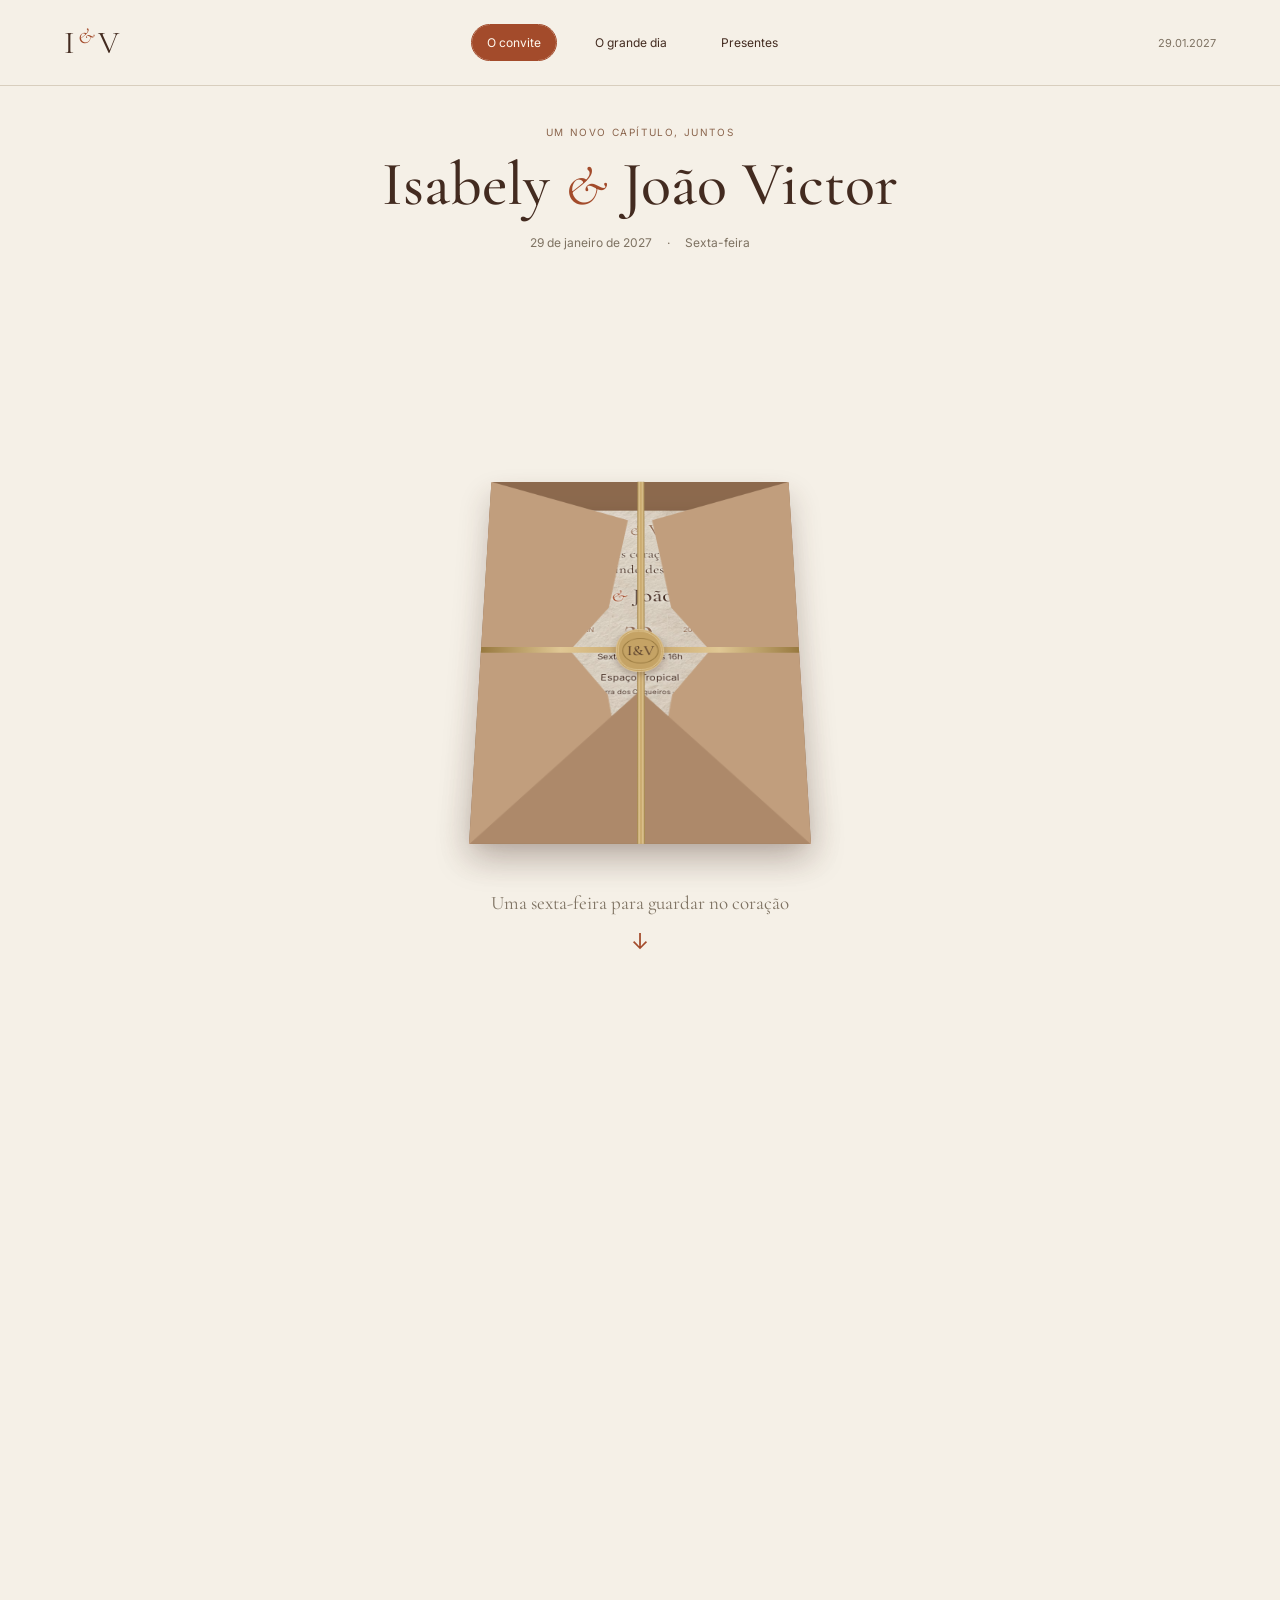
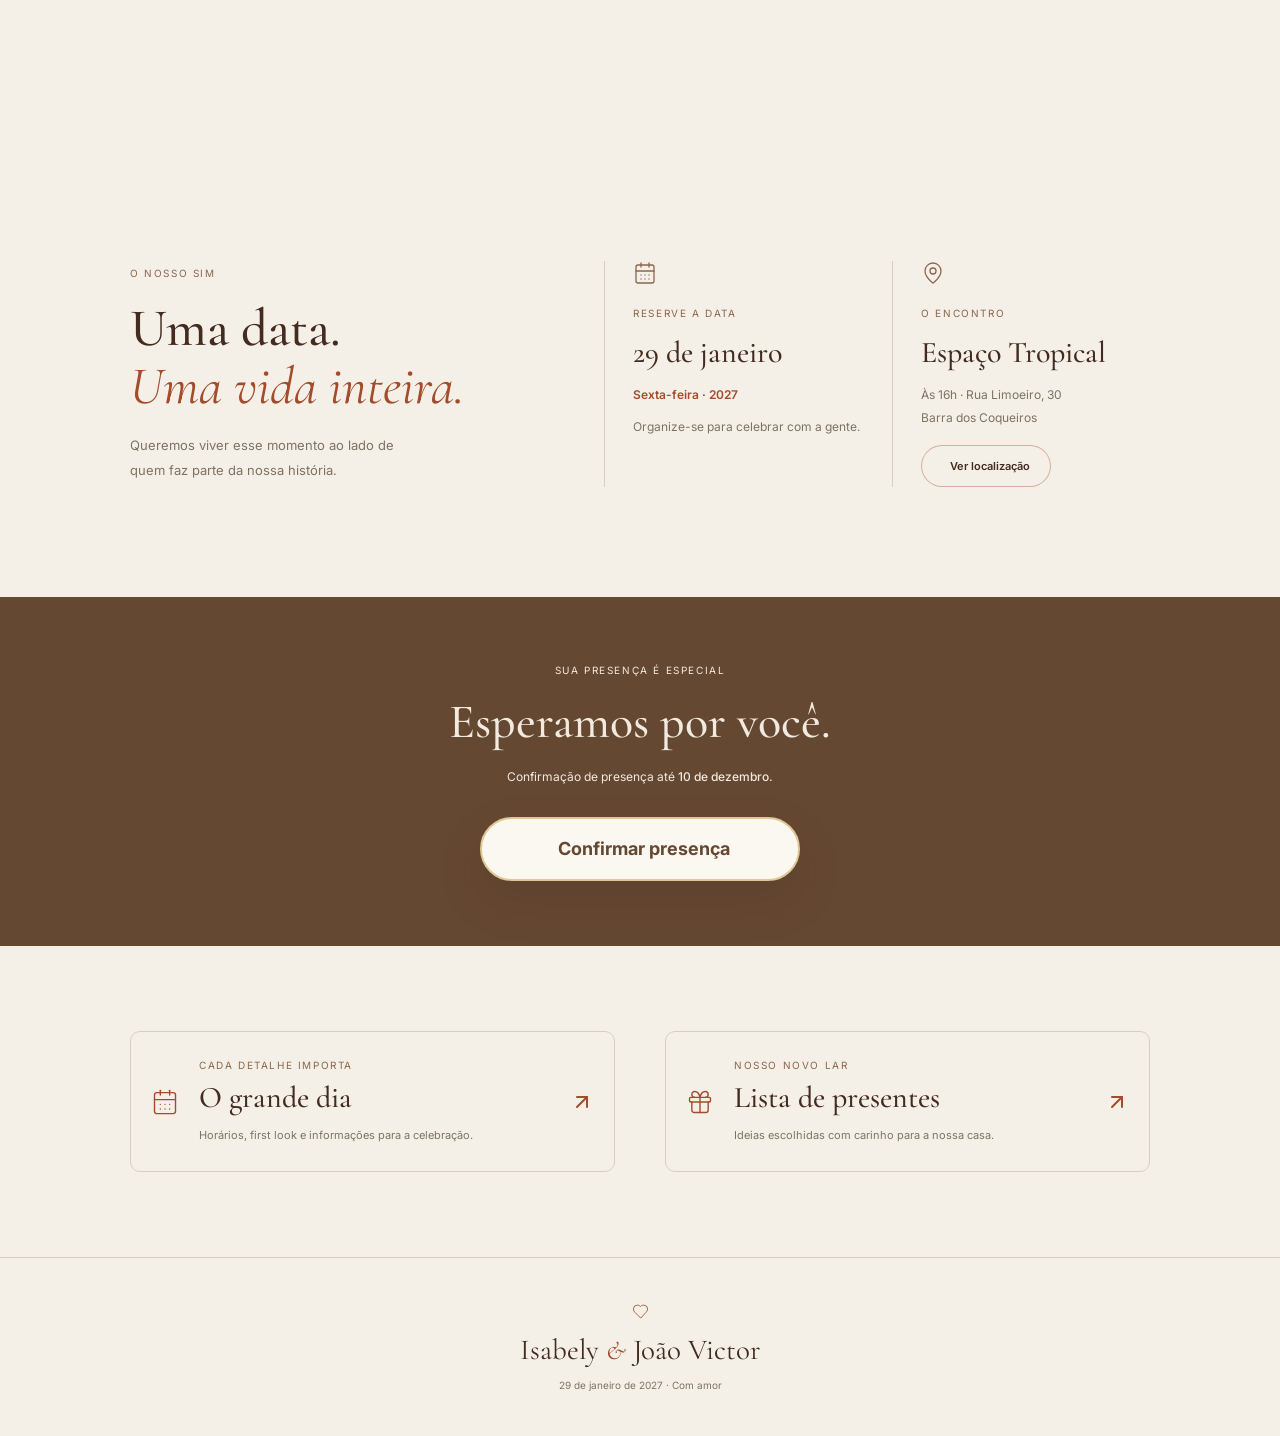
<file: index.html>
<!doctype html>
<html lang="pt-BR">
<head>
  <meta charset="utf-8">
  <meta name="viewport" content="width=device-width, initial-scale=1">
  <title>Isabely &amp; João Victor — Nosso casamento · 29 de janeiro de 2027</title>
  <meta name="description" content="Isabely &amp; João Victor convidam você para seu casamento, sexta-feira, 29 de janeiro de 2027, às 16h, no Espaço Tropical em Barra dos Coqueiros.">
  <meta property="og:title" content="Isabely &amp; João Victor — Nosso casamento">
  <meta property="og:description" content="Uma sexta-feira especial: 29 de janeiro de 2027, às 16h. Confira o convite, o local e a lista de presentes.">
  <meta property="og:type" content="website">
  <meta name="twitter:card" content="summary_large_image">
  <link rel="icon" href="favicon.ico" type="image/x-icon">
  <link rel="preconnect" href="https://fonts.googleapis.com">
  <link rel="preconnect" href="https://fonts.gstatic.com" crossorigin>
  <link rel="stylesheet" href="https://fonts.googleapis.com/css2?family=Cormorant+Garamond:ital,wght@0,400;0,500;0,600;1,400;1,500&family=Inter:wght@300;400;500;600&display=swap">
  <link rel="stylesheet" href="css/style.css">
</head>
<body data-page="home">
<div class="wedding-site">
  <main>
    <section class="invitation-scroll" aria-label="Convite de casamento">
      <div class="invitation-stage">
        <div class="invitation-heading">
          <span class="eyebrow">Um novo capítulo, juntos</span>
          <h1>Isabely <em class="amp">&amp;</em> João Victor</h1>
          <p>29 de janeiro de 2027 <span>·</span> Sexta-feira</p>
        </div>
        <div class="envelope-float">
          <div class="envelope">
            <div class="envelope-back"></div>
            <article class="invitation-letter">
              <img src="assets/wedding-florals.jpg" alt="Papel artesanal com flores em terracota e folhas de oliveira" width="1024" height="1536">
              <div class="letter-copy">
                <span class="letter-monogram">I <em class="amp">&amp;</em> V</span>
                <p class="letter-motto">Dois corações,<br>um lindo destino.</p>
                <h2>Isabely <em class="amp">&amp;</em> João Victor</h2>
                <div class="letter-date"><span>JAN</span><strong>29</strong><span>2027</span></div>
                <p class="letter-time">Sexta-feira · às 16h</p>
                <p class="letter-venue">Espaço Tropical<br><span>Barra dos Coqueiros · SE</span></p>
                <p class="letter-closing">Será uma alegria ter você conosco neste dia tão especial</p>
              </div>
            </article>
            <div class="envelope-side envelope-left"></div>
            <div class="envelope-side envelope-right"></div>
            <div class="envelope-bottom"></div>
            <div class="ribbon ribbon-horizontal"></div>
            <div class="ribbon ribbon-vertical"></div>
            <div class="wax-seal" aria-hidden="true"><span>I&amp;V</span></div>
          </div>
        </div>
        <div class="invitation-caption"><span>Uma sexta-feira para guardar no coração</span><span class="scroll-mark" aria-hidden="true">↓</span></div>
      </div>
    </section>

    <section class="celebration-section section-wrap">
      <div class="section-heading"><span class="eyebrow">O nosso sim</span><h2>Uma data.<br><em>Uma vida inteira.</em></h2><p>Queremos viver esse momento ao lado de quem faz parte da nossa história.</p></div>
      <div class="event-facts">
        <div><i data-icon="calendar" data-stroke="1.3"></i><span class="eyebrow">Reserve a data</span><h3>29 de janeiro</h3><p class="friday">Sexta-feira · 2027</p><p>Organize-se para celebrar com a gente.</p></div>
        <div><i data-icon="mapPin" data-stroke="1.3"></i><span class="eyebrow">O encontro</span><h3>Espaço Tropical</h3><p>Às 16h · Rua Limoeiro, 30<br>Barra dos Coqueiros</p><a class="hbtn mt-3 maps-link" target="_blank" rel="noopener noreferrer" data-hover="Ver localização" data-hover-icon="arrowUpRight"></a></div>
      </div>
    </section>

    <section class="rsvp-band"><span class="eyebrow">Sua presença é especial</span><h2>Esperamos por você.</h2><p>Confirmação de presença até <strong>10 de dezembro.</strong></p><a href="presenca.html" class="hbtn rsvp-highlight" data-hover="Confirmar presença"></a></section>

    <section class="section-wrap explore-section">
      <a href="orientacoes.html" class="explore-link ihover"><i data-icon="calendar" data-size="28" data-stroke="1.2"></i><div><span class="eyebrow">Cada detalhe importa</span><h2>O grande dia</h2><p>Horários, first look e informações para a celebração.</p></div><i data-icon="arrowUpRight"></i></a>
      <a href="presentes.html" class="explore-link ihover"><i data-icon="gift" data-size="28" data-stroke="1.2"></i><div><span class="eyebrow">Nosso novo lar</span><h2>Lista de presentes</h2><p>Ideias escolhidas com carinho para a nossa casa.</p></div><i data-icon="arrowUpRight"></i></a>
    </section>
  </main>
</div>
<script src="js/wedding-data.js"></script>
<script src="js/common.js"></script>
<script>
  document.querySelectorAll(".maps-link").forEach(a => a.href = WEDDING.wedding.mapsUrl);

  // Envelope: a abertura e a inclinação 3D acompanham a rolagem.
  (function () {
    const section = document.querySelector(".invitation-scroll");
    const stage = document.querySelector(".invitation-stage");
    let frame = 0;
    function update() {
      frame = 0;
      const rect = section.getBoundingClientRect();
      const distance = Math.max(1, section.offsetHeight - window.innerHeight);
      const progress = Math.max(0, Math.min(1, -rect.top / distance));
      // Fica reto cedo (por volta de 70% da rolagem) e se mantém assim.
      const straighten = Math.min(1, progress / 0.7);
      stage.style.setProperty("--opening", String(progress));
      stage.style.setProperty("--tilt", String(1 - Math.pow(1 - straighten, 2)));
    }
    function requestUpdate() { if (!frame) frame = requestAnimationFrame(update); }
    update();
    window.addEventListener("scroll", requestUpdate, { passive: true });
    window.addEventListener("resize", requestUpdate);
  })();
</script>
</body>
</html>
</file>
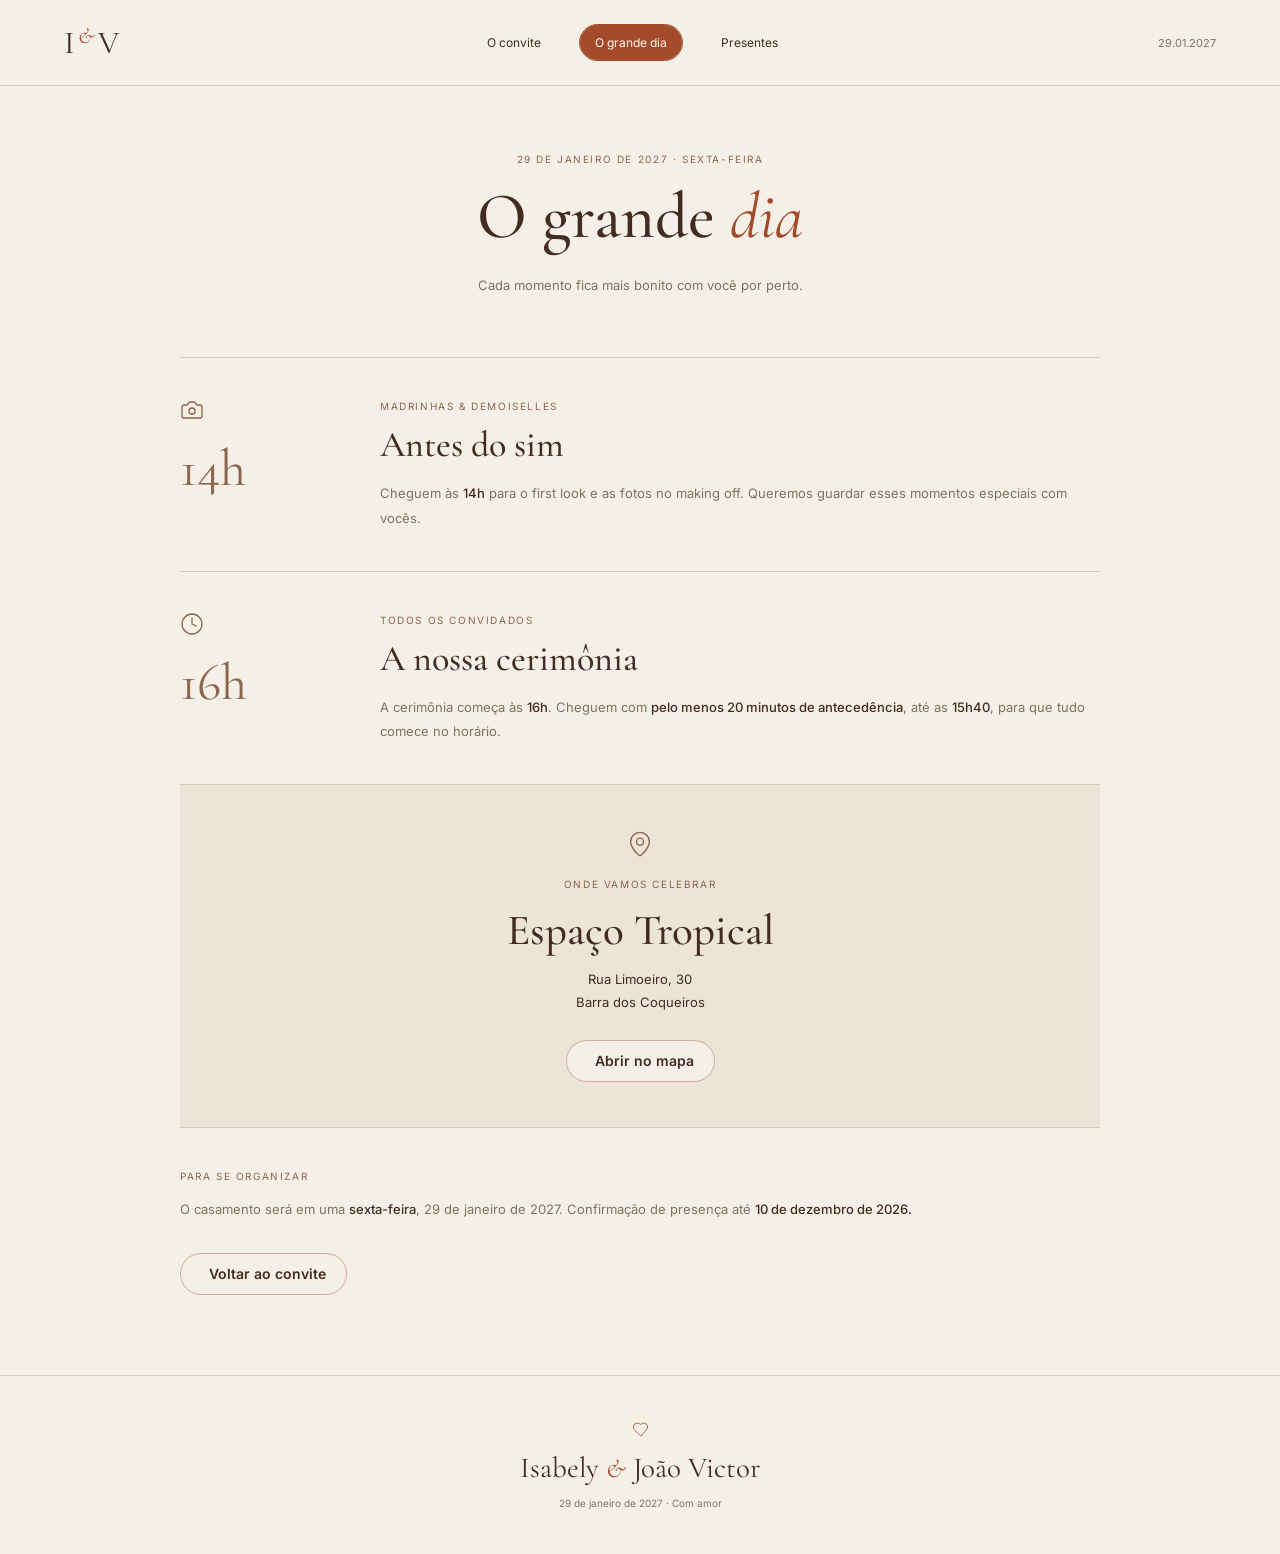
<file: orientacoes.html>
<!doctype html>
<html lang="pt-BR">
<head>
  <meta charset="utf-8">
  <meta name="viewport" content="width=device-width, initial-scale=1">
  <title>O grande dia — Isabely &amp; João Victor</title>
  <meta name="description" content="Casamento de Isabely &amp; João Victor: sexta-feira, 29 de janeiro de 2027, às 16h. Madrinhas e Demoiselles às 14h para first look e making off.">
  <meta property="og:title" content="O grande dia — Isabely &amp; João Victor">
  <meta property="og:description" content="Confira os horários, orientações de chegada e localização no Espaço Tropical, Barra dos Coqueiros.">
  <meta property="og:type" content="website">
  <meta name="twitter:card" content="summary_large_image">
  <link rel="icon" href="favicon.ico" type="image/x-icon">
  <link rel="preconnect" href="https://fonts.googleapis.com">
  <link rel="preconnect" href="https://fonts.gstatic.com" crossorigin>
  <link rel="stylesheet" href="https://fonts.googleapis.com/css2?family=Cormorant+Garamond:ital,wght@0,400;0,500;0,600;1,400;1,500&family=Inter:wght@300;400;500;600&display=swap">
  <link rel="stylesheet" href="css/style.css">
</head>
<body data-page="orientacoes">
<div class="wedding-site">
  <main class="inner-page section-wrap">
    <div class="page-heading"><span class="eyebrow">29 de janeiro de 2027 · Sexta-feira</span><h1>O grande <em>dia</em></h1><p>Cada momento fica mais bonito com você por perto.</p></div>
    <div class="schedule-row"><div class="schedule-time"><i data-icon="camera" data-stroke="1.3"></i><strong>14h</strong></div><div><span class="eyebrow">Madrinhas &amp; Demoiselles</span><h2>Antes do sim</h2><p>Cheguem às <strong>14h</strong> para o first look e as fotos no making off. Queremos guardar esses momentos especiais com vocês.</p></div></div>
    <div class="schedule-row"><div class="schedule-time"><i data-icon="clock" data-stroke="1.3"></i><strong>16h</strong></div><div><span class="eyebrow">Todos os convidados</span><h2>A nossa cerimônia</h2><p>A cerimônia começa às <strong>16h</strong>. Cheguem com <strong>pelo menos 20 minutos de antecedência</strong>, até as <strong>15h40</strong>, para que tudo comece no horário.</p></div></div>
    <section class="venue-section"><i data-icon="mapPin" data-size="28" data-stroke="1.2"></i><span class="eyebrow">Onde vamos celebrar</span><h2>Espaço Tropical</h2><p>Rua Limoeiro, 30<br>Barra dos Coqueiros</p><a class="hbtn maps-link" target="_blank" rel="noopener noreferrer" data-hover="Abrir no mapa" data-hover-icon="arrowUpRight"></a></section>
    <div class="deadline-note"><span class="eyebrow">Para se organizar</span><p>O casamento será em uma <strong>sexta-feira</strong>, 29 de janeiro de 2027. Confirmação de presença até <strong>10 de dezembro de 2026.</strong></p></div>
    <a href="index.html" class="hbtn mt-8" data-hover="Voltar ao convite" data-hover-icon="arrowLeft"></a>
  </main>
</div>
<script src="js/wedding-data.js"></script>
<script src="js/common.js"></script>
<script>document.querySelectorAll(".maps-link").forEach(a => a.href = WEDDING.wedding.mapsUrl);</script>
</body>
</html>
</file>
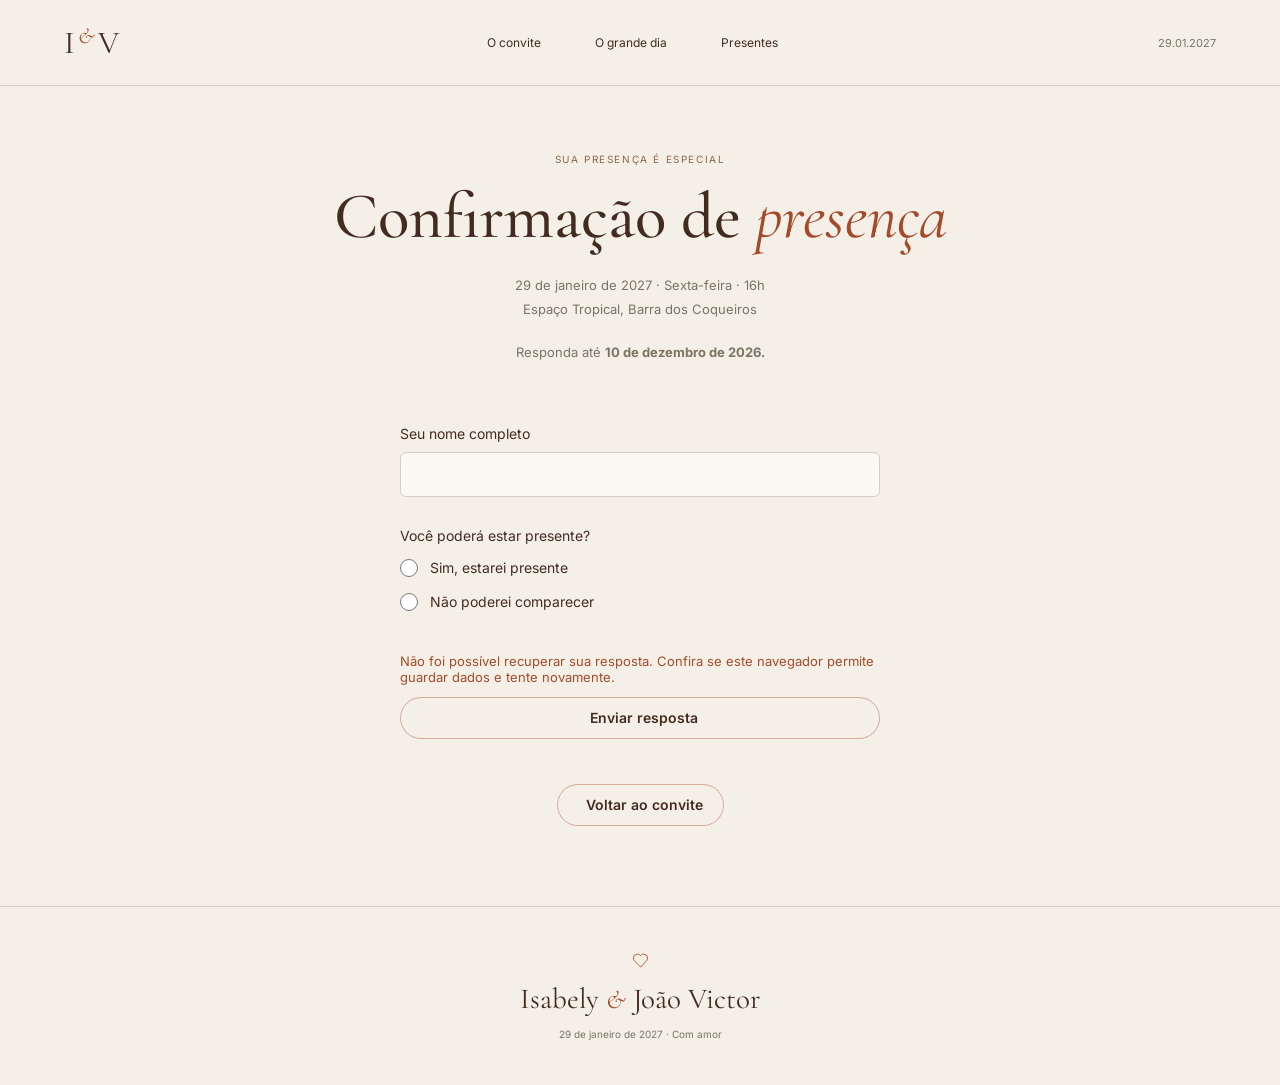
<file: presenca.html>
<!doctype html>
<html lang="pt-BR">
<head>
  <meta charset="utf-8">
  <meta name="viewport" content="width=device-width, initial-scale=1">
  <title>Confirmação de presença — Isabely &amp; João Victor</title>
  <meta name="description" content="Confirme sua presença no casamento de Isabely &amp; João Victor, em 29 de janeiro de 2027. Responda até 10 de dezembro.">
  <meta property="og:title" content="Confirmação de presença — Isabely &amp; João Victor">
  <meta property="og:description" content="Esperamos por você. Confirme sua presença até 10 de dezembro.">
  <meta property="og:type" content="website">
  <meta name="twitter:card" content="summary_large_image">
  <link rel="icon" href="favicon.ico" type="image/x-icon">
  <link rel="preconnect" href="https://fonts.googleapis.com">
  <link rel="preconnect" href="https://fonts.gstatic.com" crossorigin>
  <link rel="stylesheet" href="https://fonts.googleapis.com/css2?family=Cormorant+Garamond:ital,wght@0,400;0,500;0,600;1,400;1,500&family=Inter:wght@300;400;500;600&display=swap">
  <link rel="stylesheet" href="css/style.css">
</head>
<body data-page="presenca">
<div class="wedding-site">
  <main class="inner-page section-wrap attendance-page">
    <div class="page-heading"><span class="eyebrow">Sua presença é especial</span><h1>Confirmação de <em>presença</em></h1><p>29 de janeiro de 2027 · Sexta-feira · 16h<br>Espaço Tropical, Barra dos Coqueiros</p><p class="attendance-deadline">Responda até <strong>10 de dezembro de 2026.</strong></p></div>
    <div id="attendance"></div>
    <div class="attendance-back"><a href="index.html" class="hbtn" data-hover="Voltar ao convite"></a></div>
  </main>
</div>
<script src="js/config.js"></script>
<script src="js/common.js"></script>
<script src="js/presenca.js"></script>
</body>
</html>
</file>
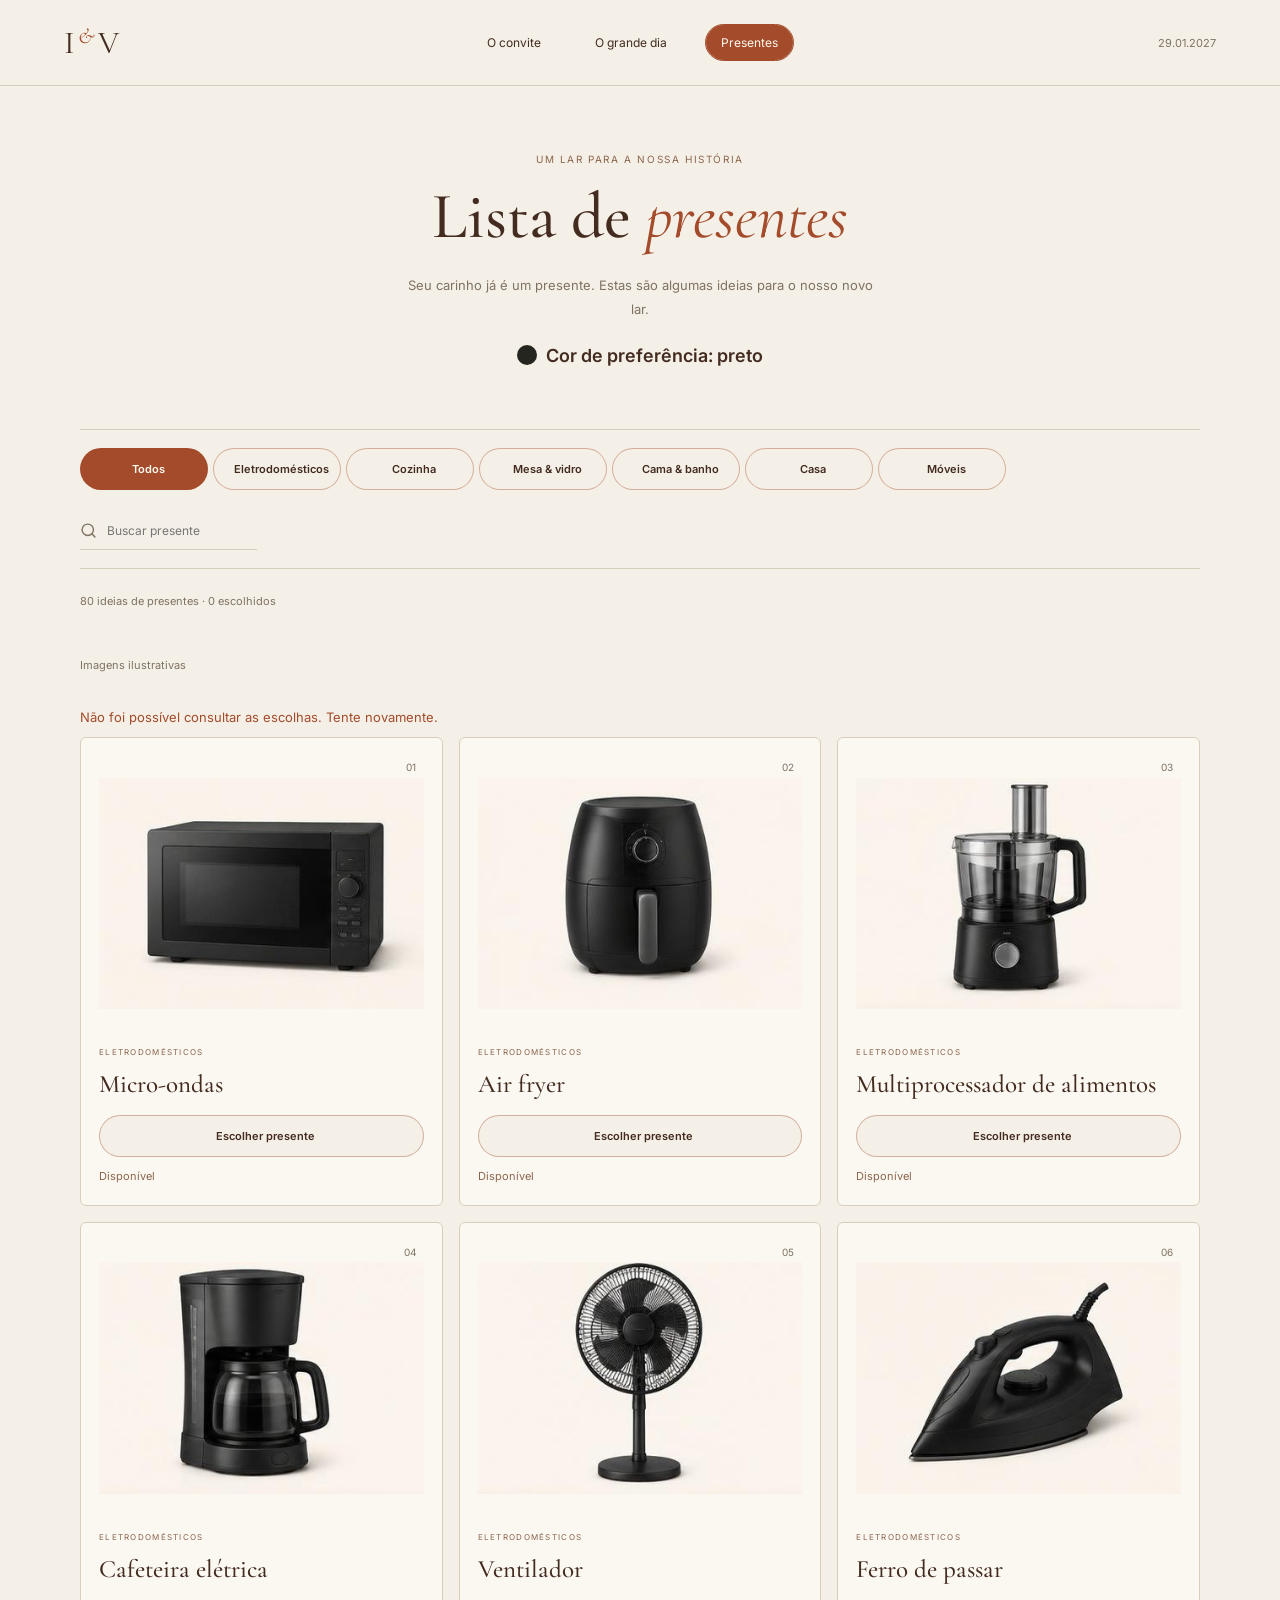
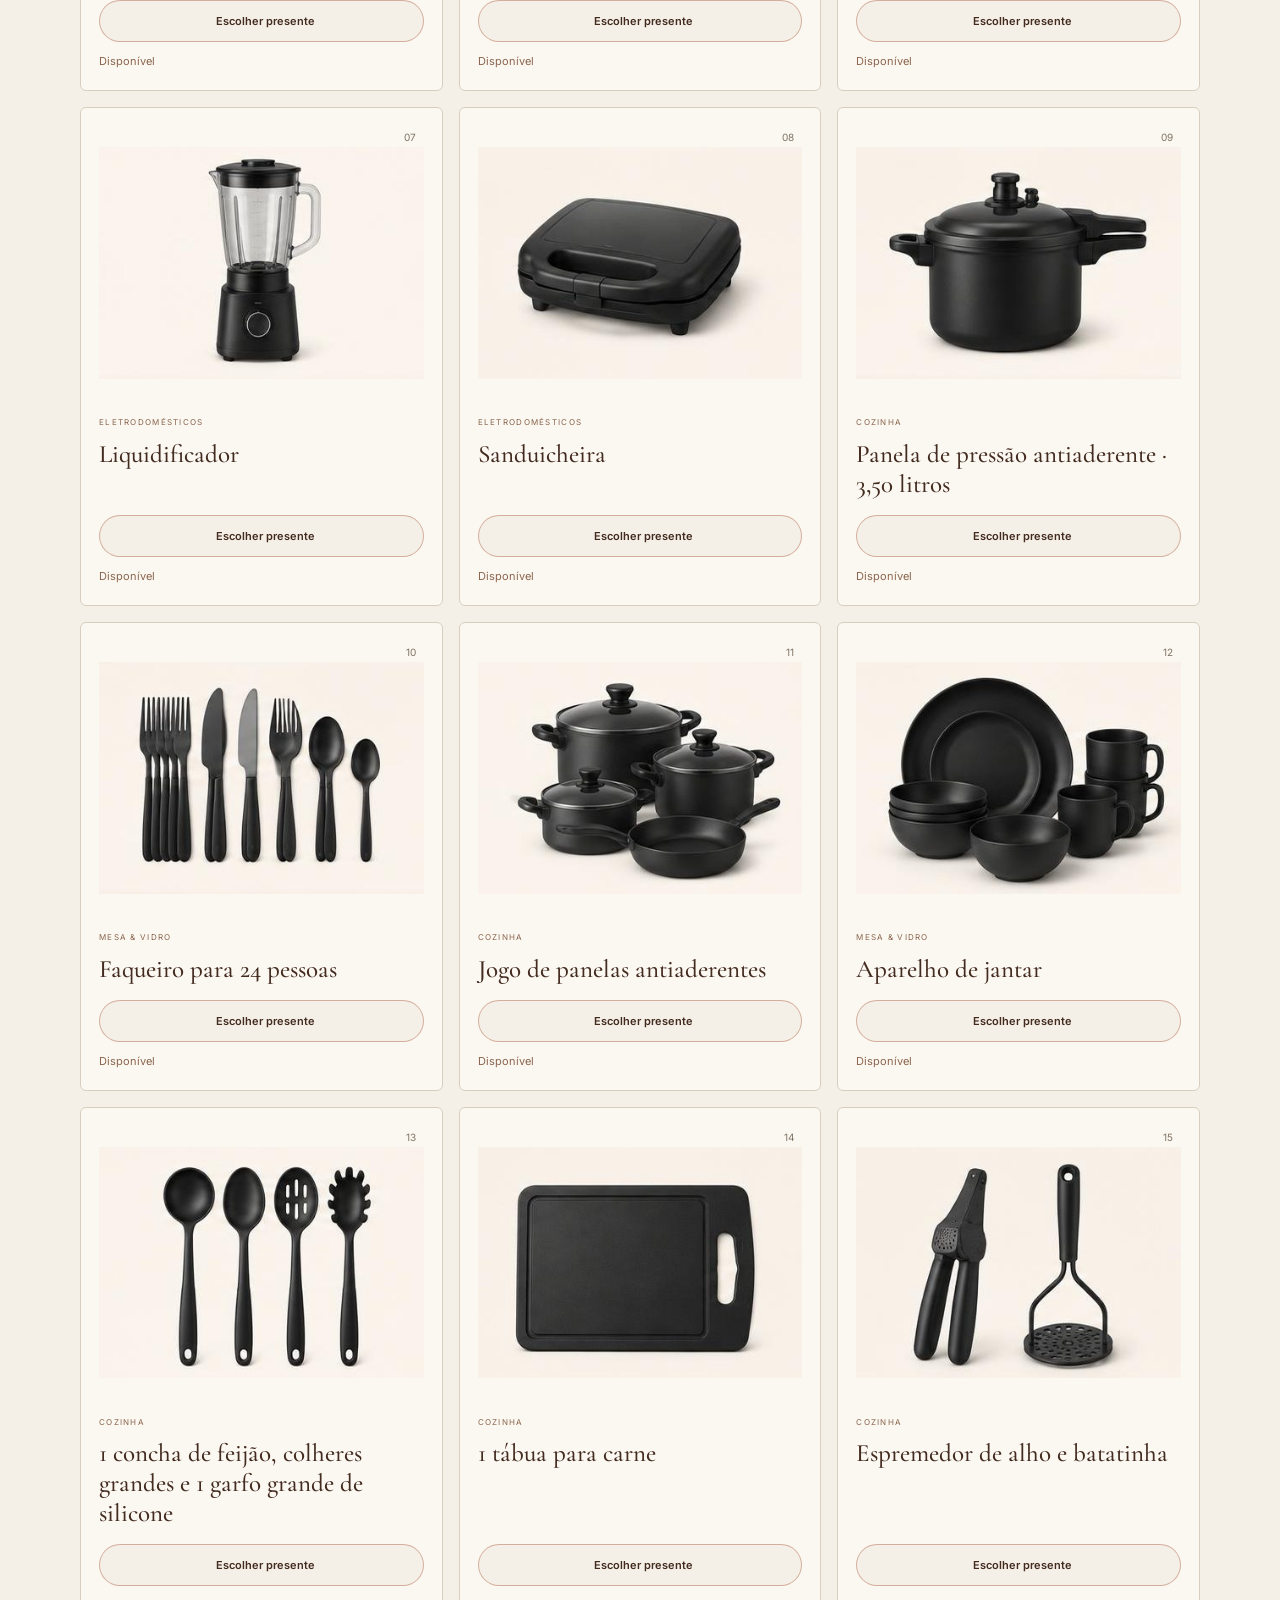
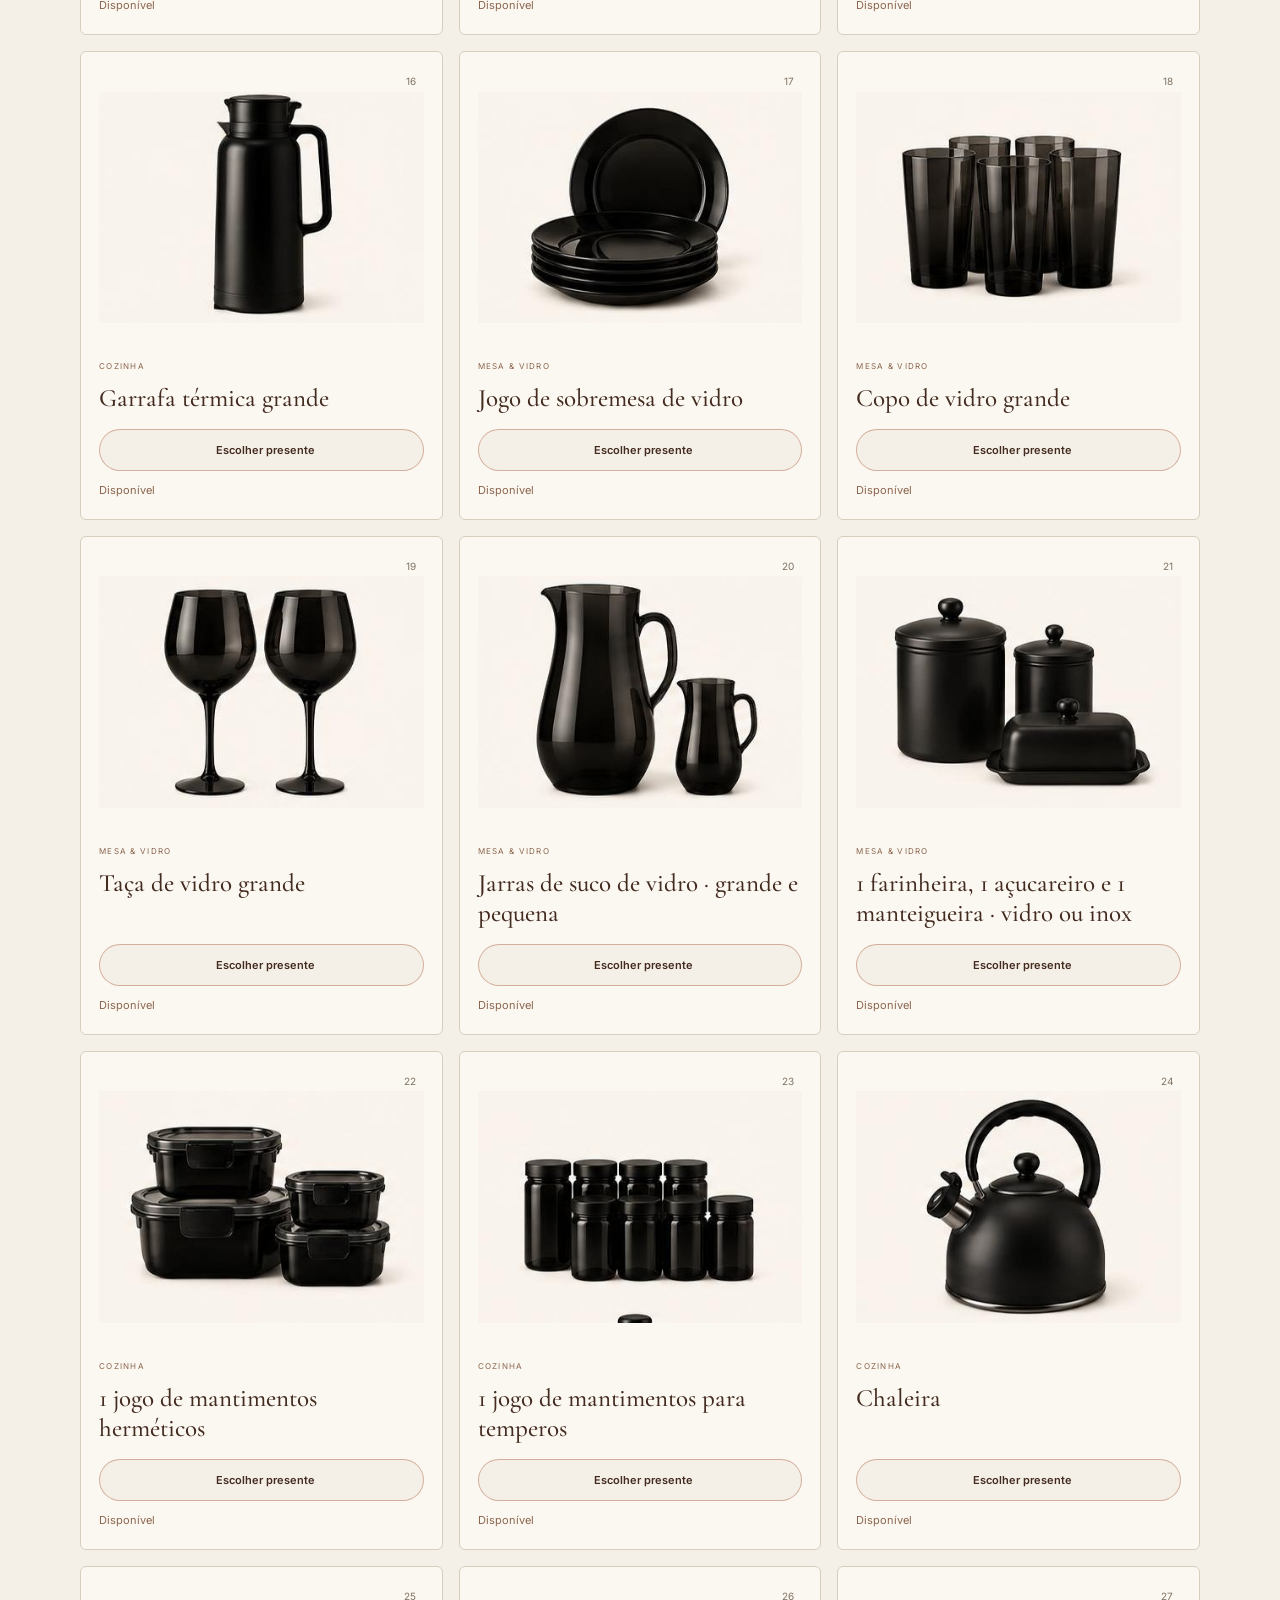
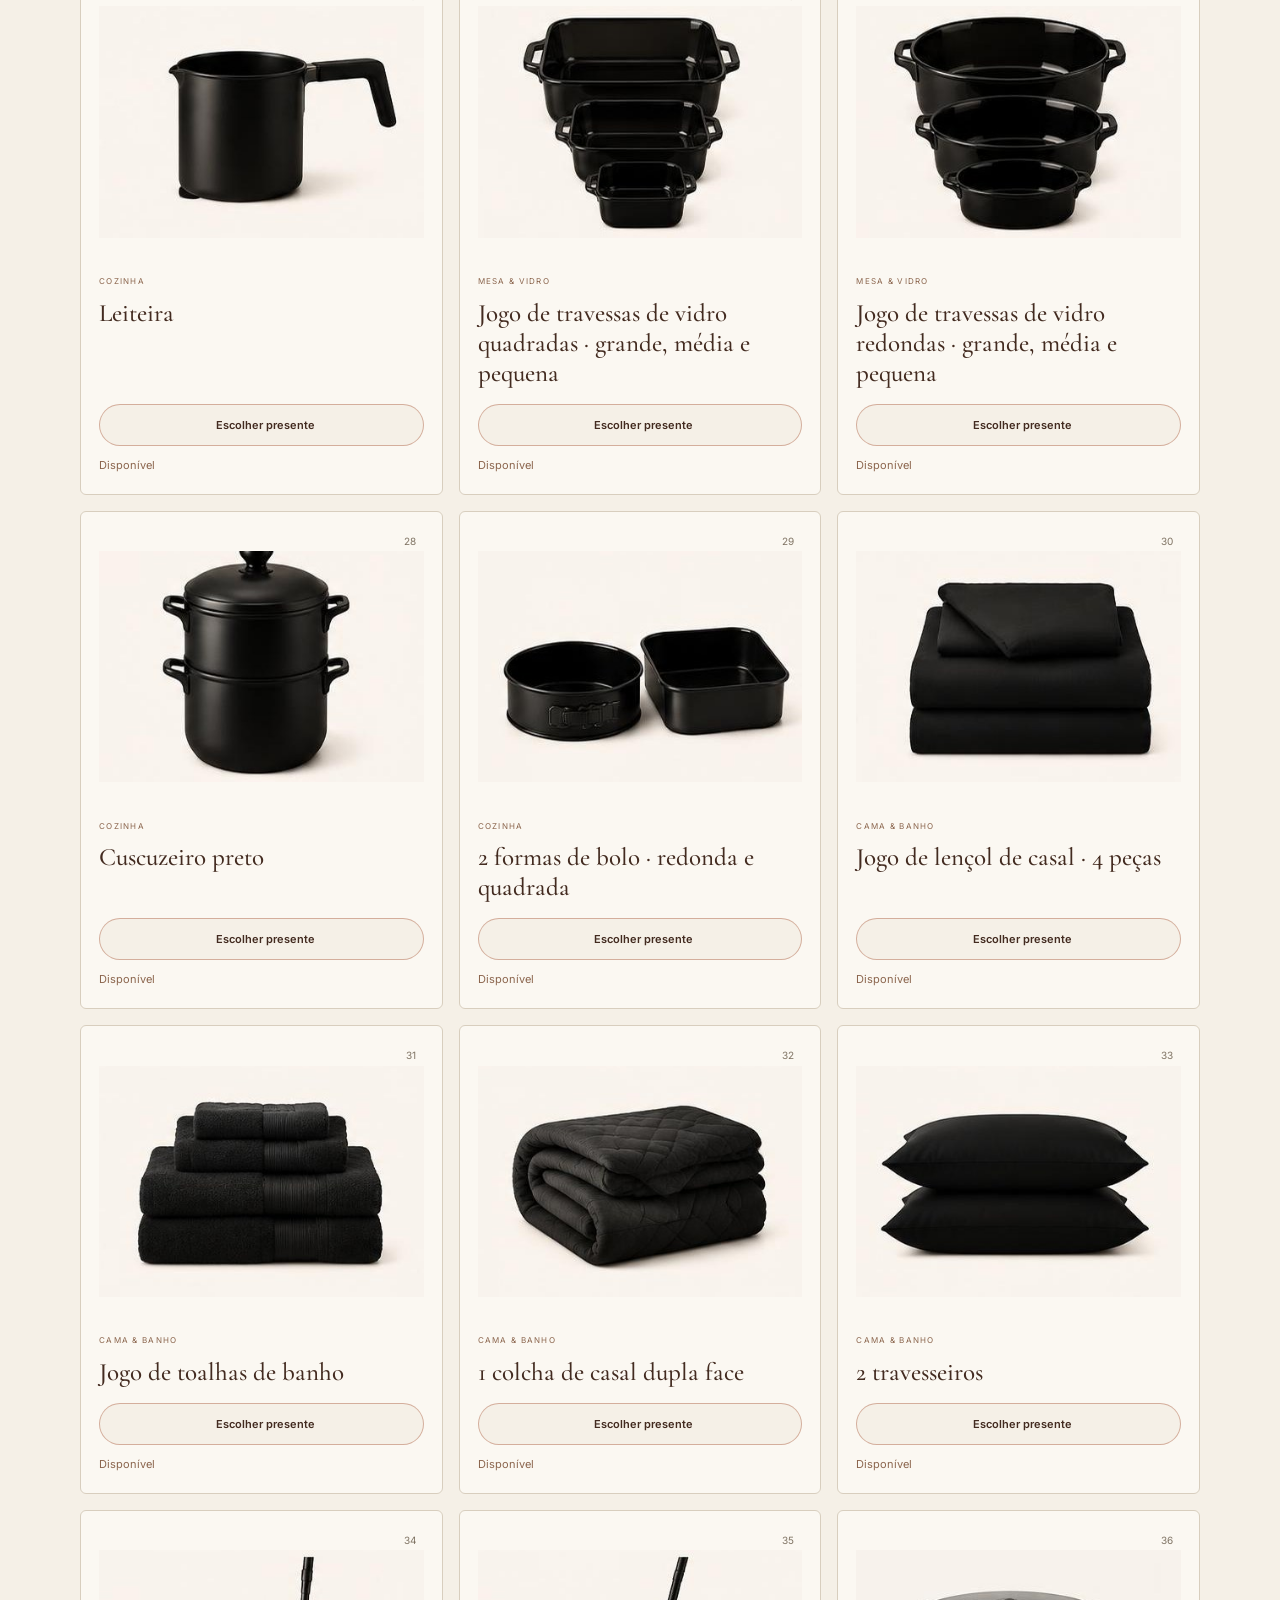
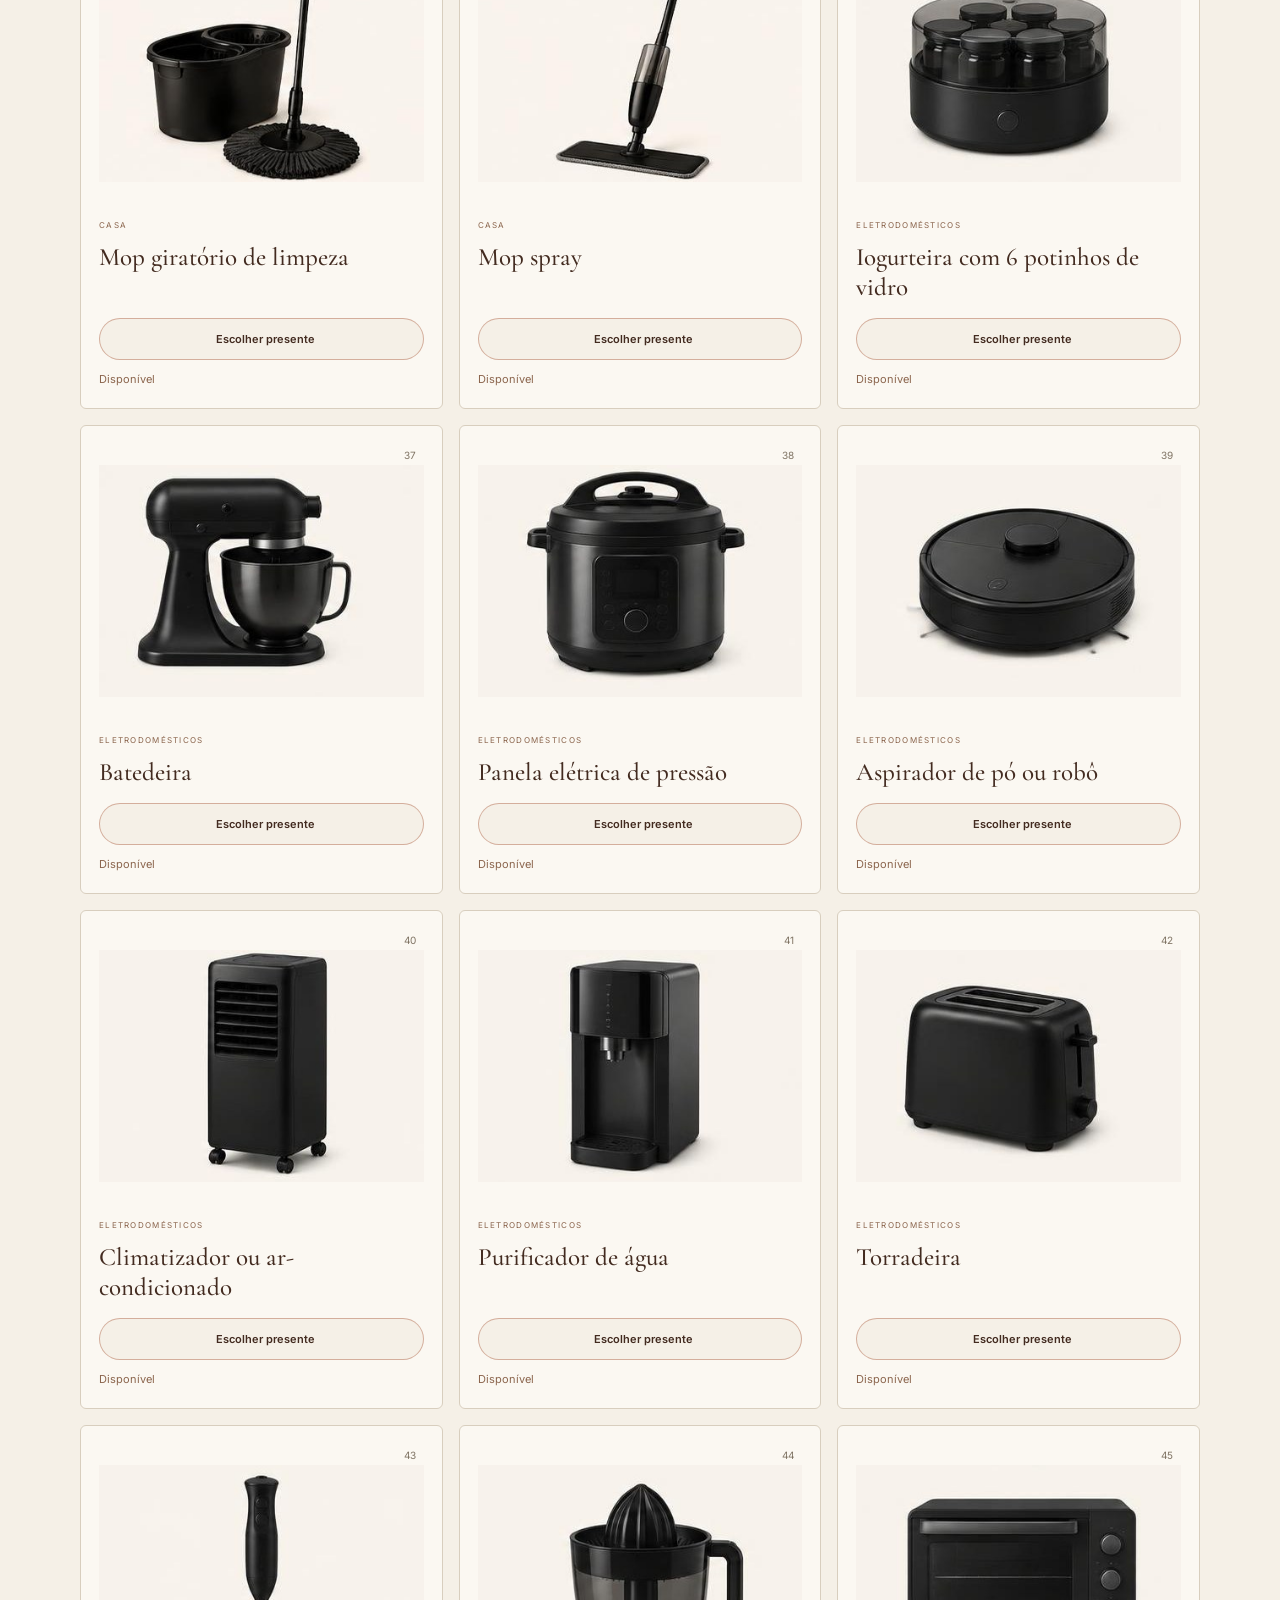
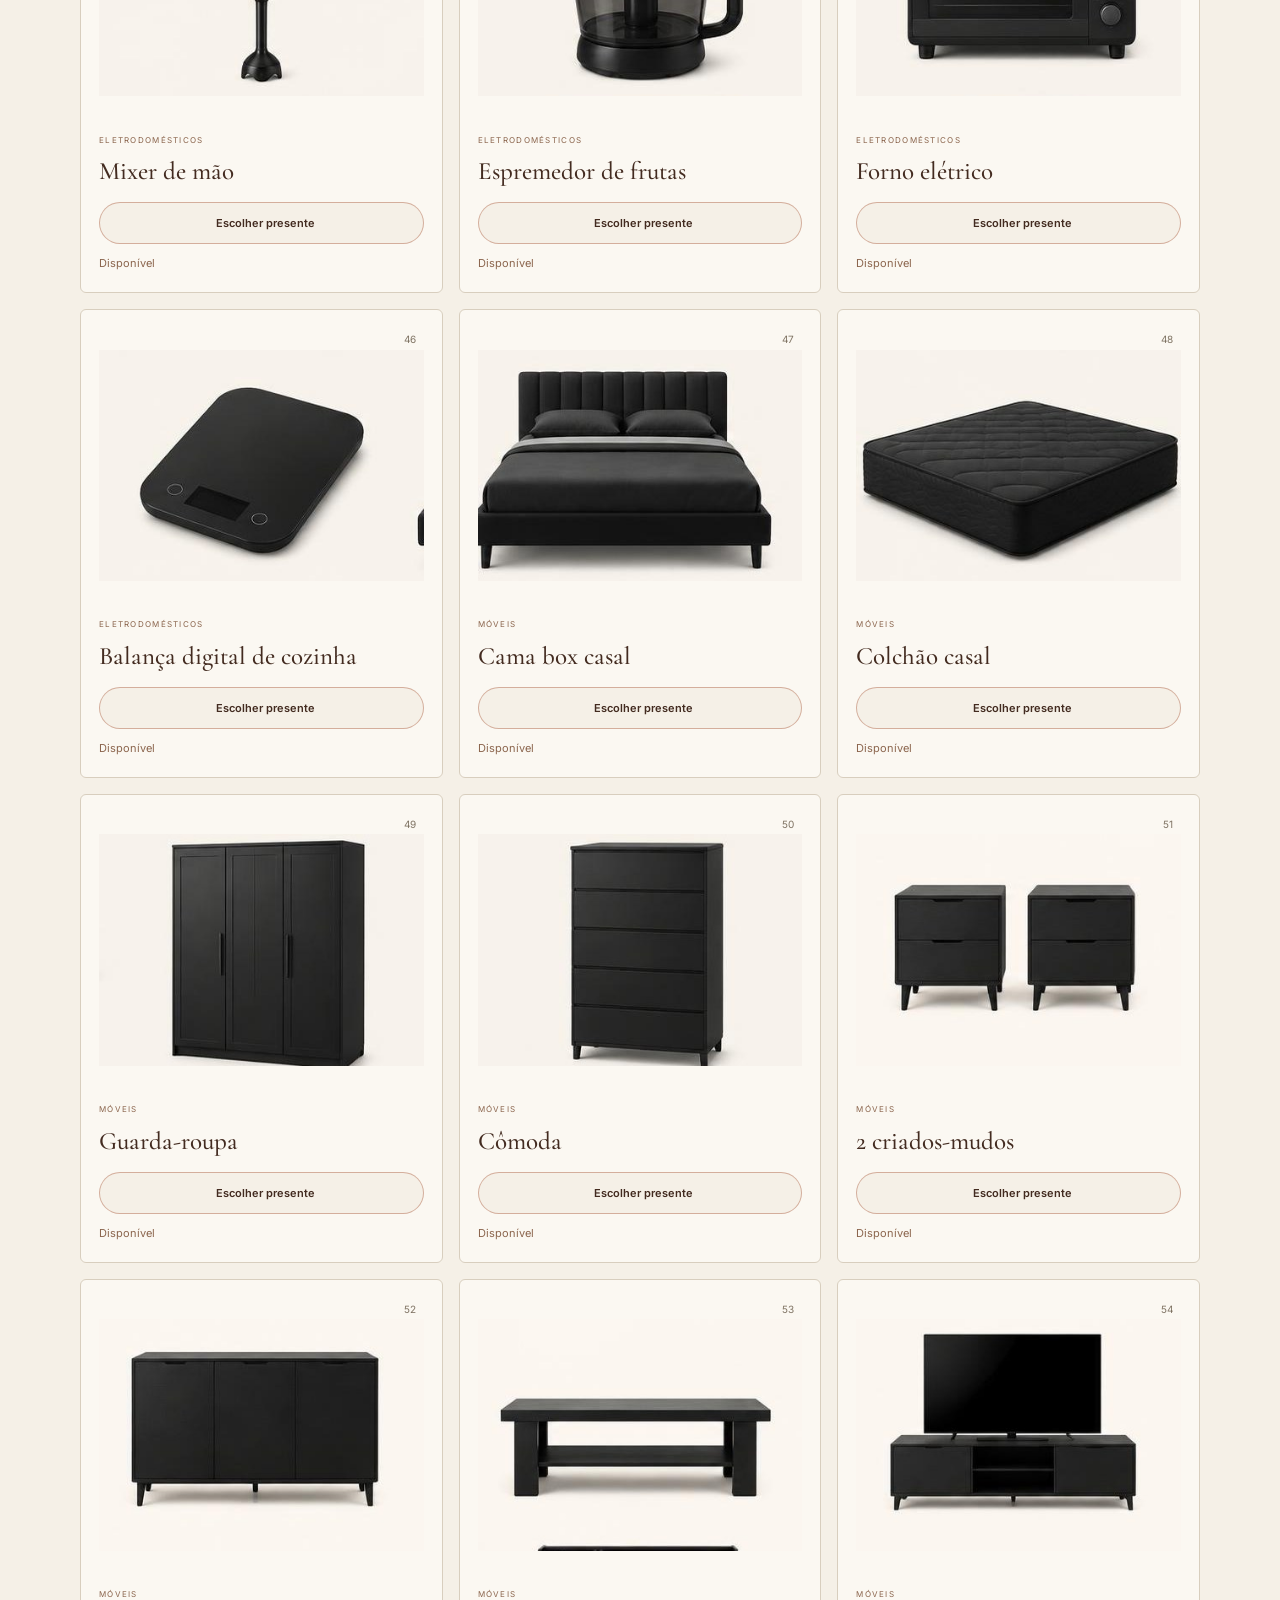
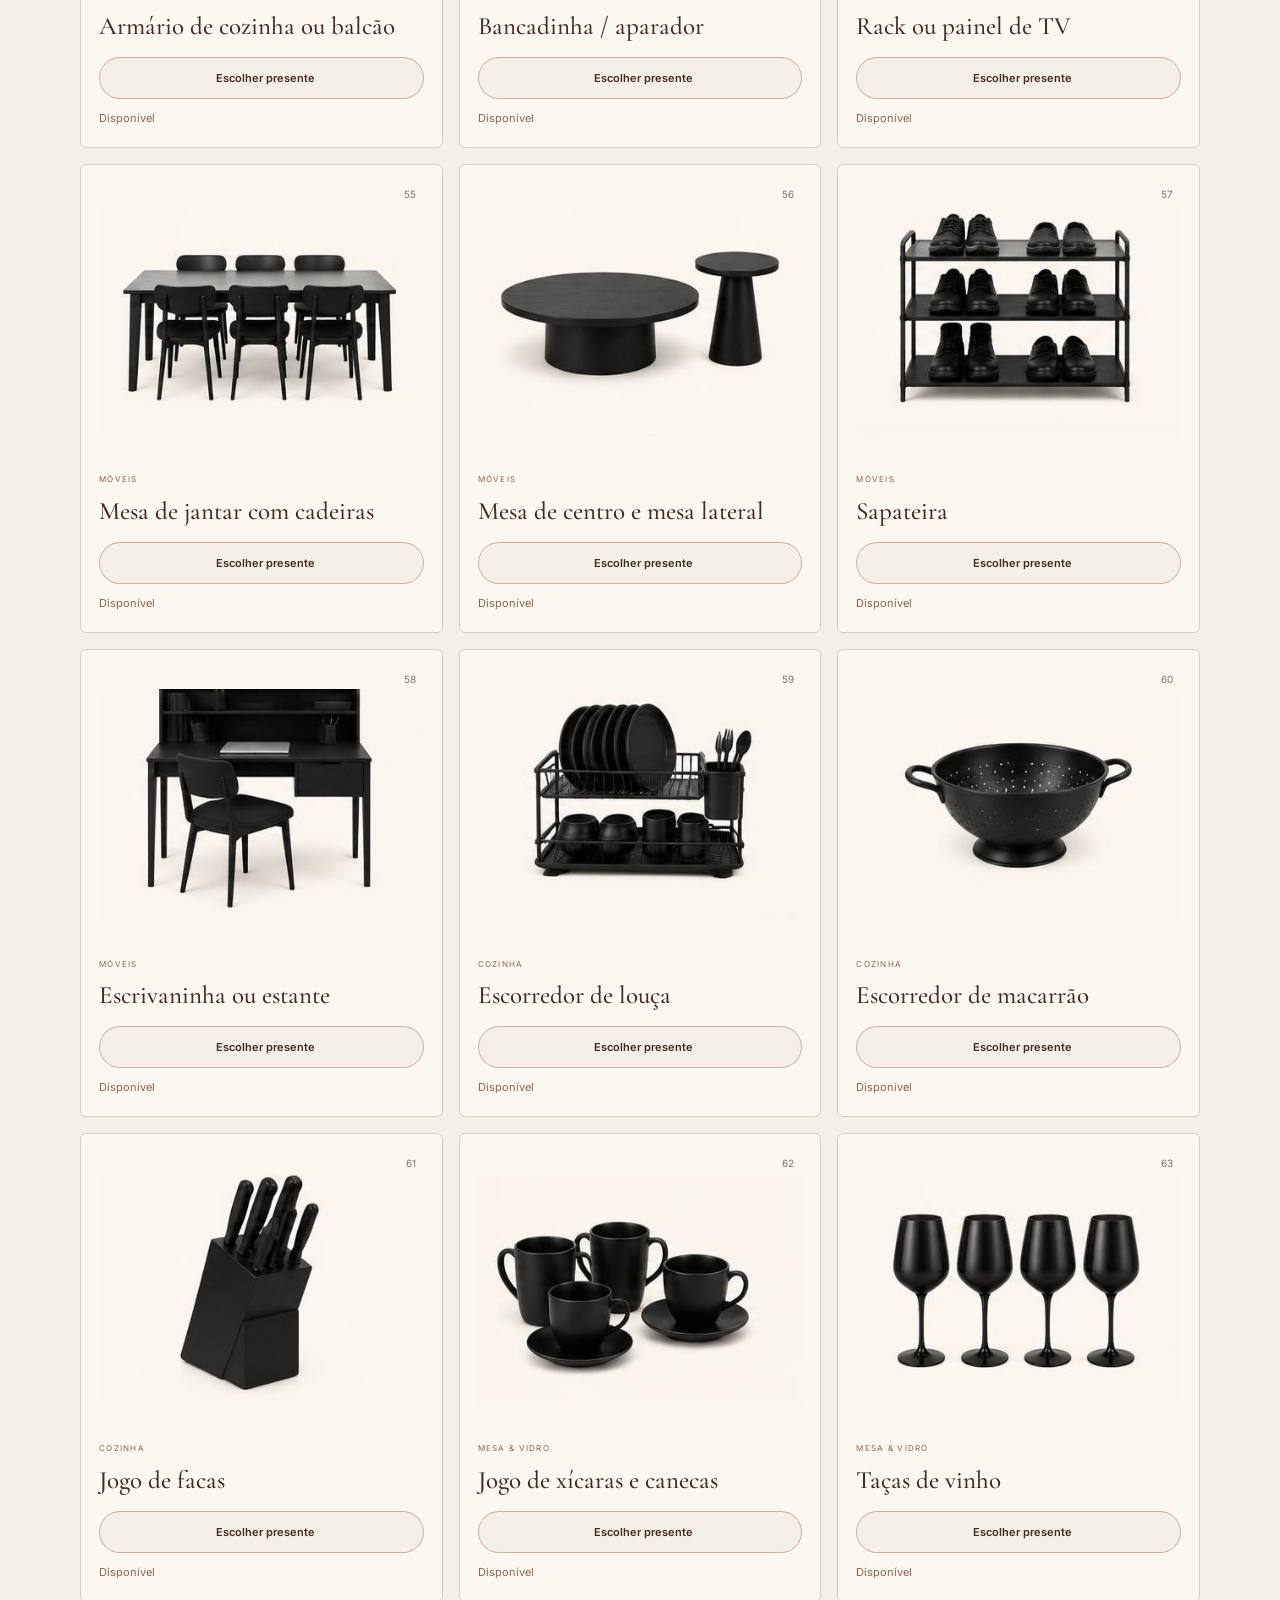
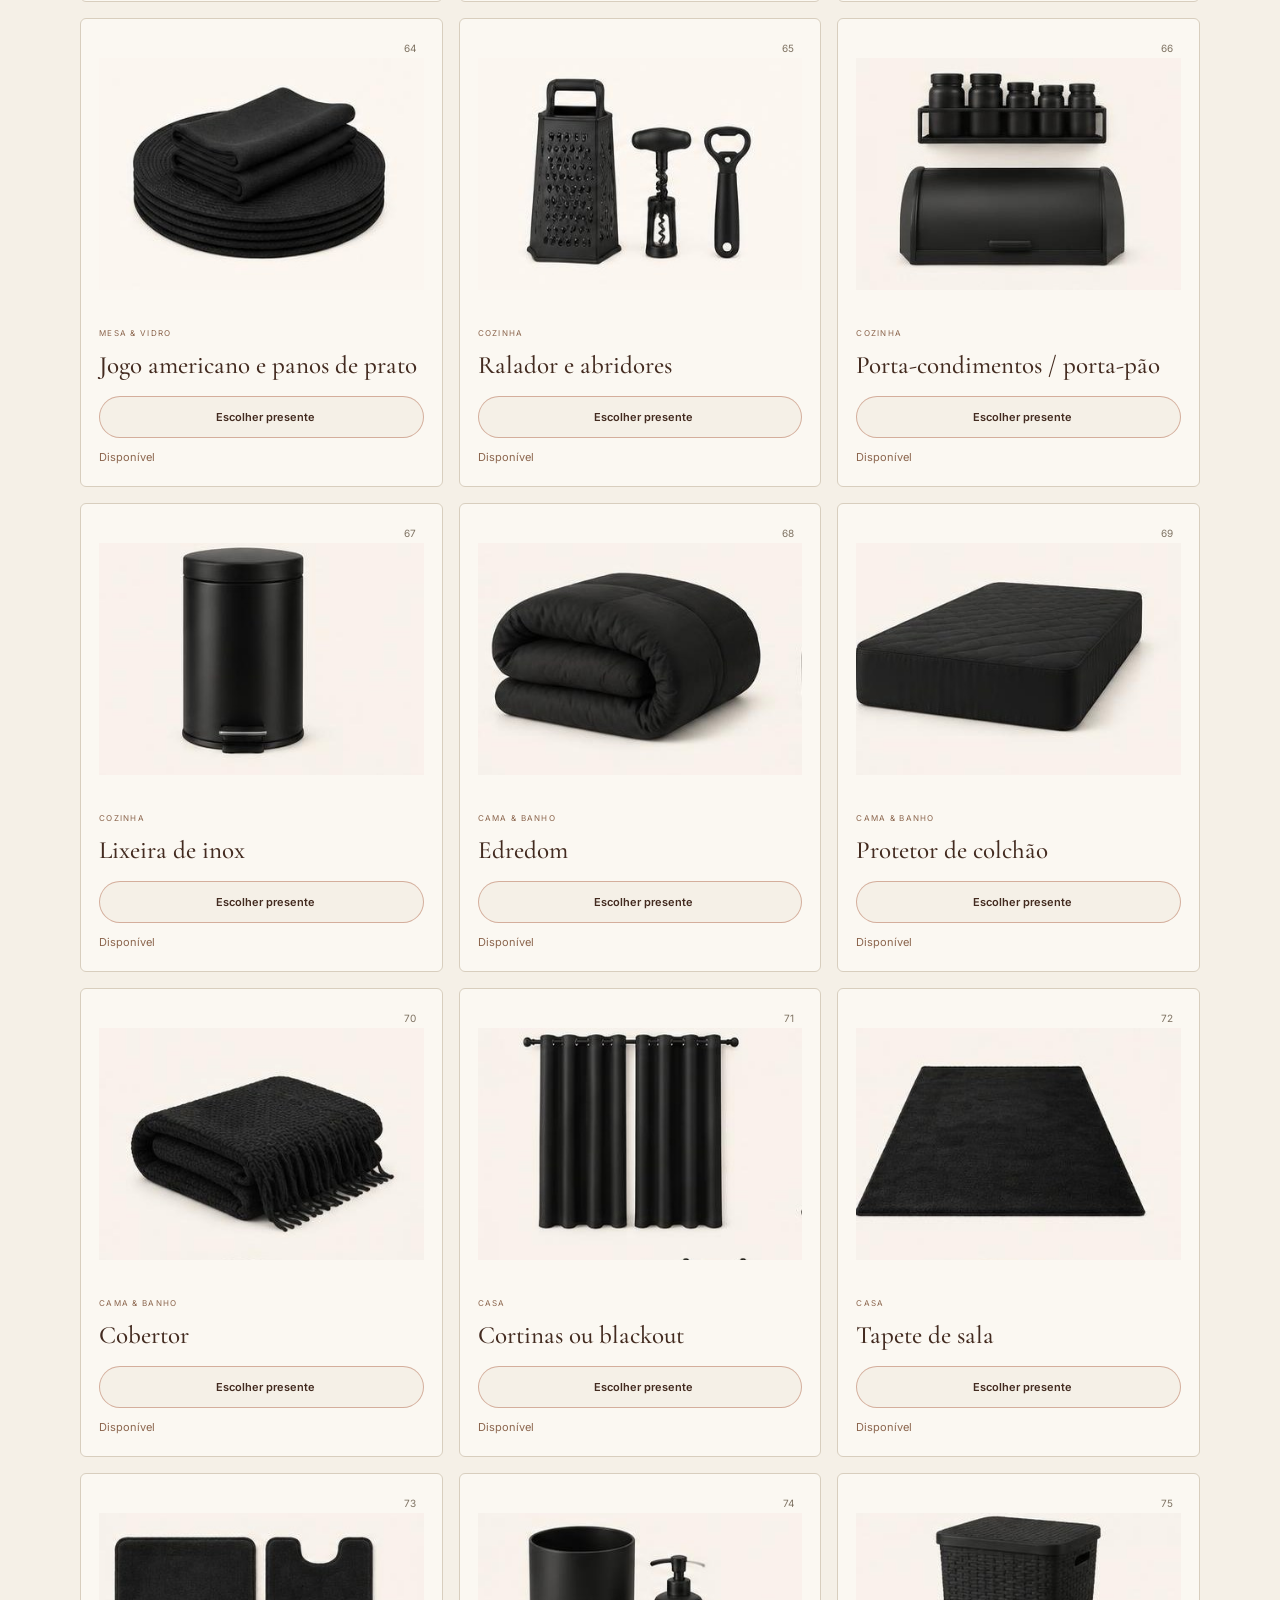
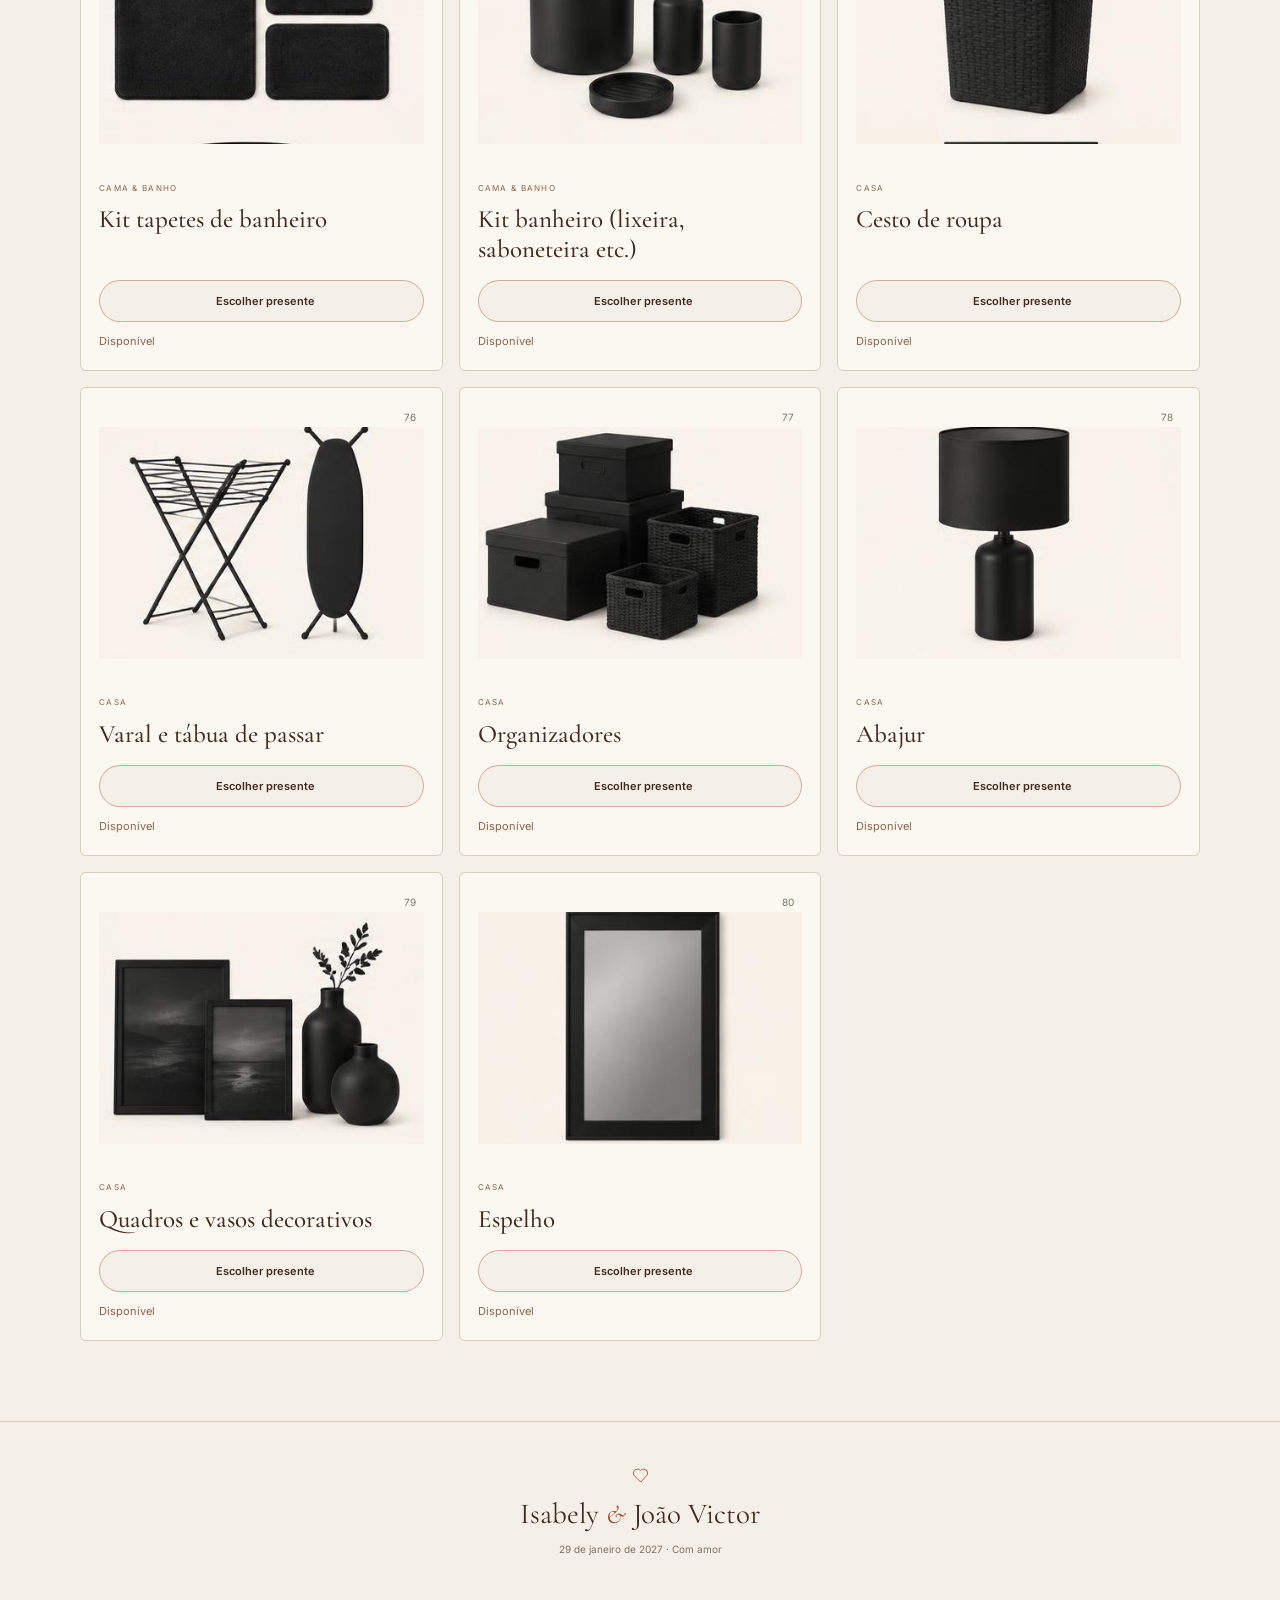
<file: presentes.html>
<!doctype html>
<html lang="pt-BR">
<head>
  <meta charset="utf-8">
  <meta name="viewport" content="width=device-width, initial-scale=1">
  <title>Lista de presentes — Isabely &amp; João Victor</title>
  <meta name="description" content="Lista de presentes de casamento de Isabely &amp; João Victor: eletrodomésticos, utensílios de cozinha, mesa, cama e banho para o novo lar.">
  <meta property="og:title" content="Lista de presentes — Isabely &amp; João Victor">
  <meta property="og:description" content="Presentes escolhidos com carinho para o nosso novo lar. Preferência por preto nos itens em que a cor se aplica.">
  <meta property="og:type" content="website">
  <meta name="twitter:card" content="summary_large_image">
  <link rel="icon" href="favicon.ico" type="image/x-icon">
  <link rel="preconnect" href="https://fonts.googleapis.com">
  <link rel="preconnect" href="https://fonts.gstatic.com" crossorigin>
  <link rel="stylesheet" href="https://fonts.googleapis.com/css2?family=Cormorant+Garamond:ital,wght@0,400;0,500;0,600;1,400;1,500&family=Inter:wght@300;400;500;600&display=swap">
  <link rel="stylesheet" href="css/style.css">
</head>
<body data-page="presentes">
<div class="wedding-site">
  <main class="inner-page section-wrap gift-page">
    <div class="page-heading"><span class="eyebrow">Um lar para a nossa história</span><h1>Lista de <em>presentes</em></h1><p>Seu carinho já é um presente. Estas são algumas ideias para o nosso novo lar.</p><span class="color-preference"><span aria-hidden="true"></span>Cor de preferência: preto</span></div>
    <div class="gift-controls"><div class="gift-tabs" role="group" aria-label="Categorias de presentes"></div><label class="gift-search"><i data-icon="search" data-size="17"></i><input id="gift-search" placeholder="Buscar presente" aria-label="Buscar presente"></label></div>
    <div class="gift-count" id="gift-count" aria-live="polite"></div>
    <p class="gift-count">Imagens ilustrativas</p>
    <p class="gift-feedback" id="page-feedback" role="status" hidden></p>
    <div class="gift-grid" id="gift-grid"></div>
    <p class="empty-gifts" id="gift-empty" hidden>Nenhum presente encontrado.</p>
  </main>
</div>
<div id="selection" hidden>
  <div class="selection-overlay" data-close></div>
  <div class="selection-dialog" role="dialog" aria-modal="true" aria-labelledby="selection-title" aria-describedby="selection-desc">
    <h2 id="selection-title"></h2>
    <p id="selection-desc"></p>
    <label class="gift-name-field" id="selection-name-field">Seu nome
      <input id="selection-name" placeholder="Ex.: Maria Silva" maxlength="80">
    </label>
    <p class="gift-feedback" id="dialog-feedback" role="status" hidden></p>
    <div class="selection-actions"><button class="hbtn" id="selection-confirm"></button><button class="hbtn" id="selection-back" data-close></button></div>
  </div>
</div>
<script src="js/config.js"></script>
<script src="js/wedding-data.js"></script>
<script src="js/common.js"></script>
<script src="js/presentes.js"></script>
</body>
</html>
</file>
<file: css/style.css>
/* Isabely & João Victor — estilos do site */
:root { --font-display: "Cormorant Garamond", Georgia, serif; --font-sans: "Inter", system-ui, sans-serif; }

/* Base (substitui o reset do Tailwind) */
*, ::before, ::after { margin: 0; padding: 0; border: 0 solid; }
img, svg { display: block; vertical-align: middle; }
img { max-width: 100%; }
button, input { color: inherit; background: transparent; }
button { cursor: pointer; }
ul { list-style: none; }
[hidden] { display: none !important; }
.mt-3 { margin-top: .75rem; } .mt-8 { margin-top: 2rem; }

/* Botão com preenchimento terracota no hover */
.hbtn { position: relative; isolation: isolate; display: inline-flex; min-width: 8rem; cursor: pointer; align-items: center; justify-content: center; overflow: hidden; border-radius: 999px; border: 1px solid color-mix(in srgb, var(--primary) 40%, transparent); padding: .625rem 1.5rem; text-align: center; font-size: .875rem; line-height: 1.25rem; font-weight: 600; transition: color .15s, background-color .15s; background: var(--background); color: var(--foreground); }
.hbtn.active { background: var(--primary); color: var(--primary-foreground); }
.hbtn > .hb-label { position: relative; z-index: 0; display: inline-block; transform: translateX(.25rem); transition: all .3s; }
.hbtn > .hb-hover { position: absolute; inset: 0; z-index: 10; display: flex; align-items: center; justify-content: center; gap: .5rem; color: var(--primary-foreground); opacity: 0; transform: translateX(3rem); transition: all .3s; }
.hbtn > .hb-dot { position: absolute; left: 20%; top: 40%; z-index: -1; width: .5rem; height: .5rem; border-radius: .5rem; background: var(--primary); transform: scale(0); transition: all .3s; }
@media (hover: hover) {
  .hbtn:hover > .hb-label { transform: translateX(3rem); opacity: 0; }
  .hbtn:hover > .hb-hover { transform: translateX(-.25rem); opacity: 1; }
  .hbtn:hover > .hb-dot { left: 0; top: 0; width: 100%; height: 100%; transform: scale(1.8); }
}
.hbtn:disabled { cursor: default; }
.gift-action:disabled { opacity: .6; }
.hbtn:focus-visible { outline: 2px solid var(--primary); outline-offset: 3px; }

:root {
  --background: #f5f0e7; --foreground: #432b20; --card: #fbf8f2;
  --primary: #a34b2b; --primary-foreground: #fff9ef; --secondary: #e6dacb;
  --muted: #ebe4d7; --muted-foreground: #7e7262; --accent: #e4e6d8;
  --brown: #8b654d; --brown-dark: #654832; --brown-light: #f2e9df;
  --border: #d8cebe; --olive: #686a42; --olive-dark: #41462f; --olive-light: #eef0e1;
  --kraft: #ad896a; --kraft-light: #c19e7d; --kraft-dark: #8c694d;
  --gold: #c5a365; --gold-light: #e0c794; --gold-dark: #98793f;
  --gift-black: #252520; --letter-wash: #fbf8f2; --paper-shadow: 0 20px 45px #432b2026;
  --envelope-shadow: 0 24px 40px #432b2030; --seal-shadow: 0 3px 9px #432b2050;
}
* { box-sizing: border-box; border-color: var(--border); }
html { scroll-behavior: smooth; }
body { margin: 0; background: var(--background); color: var(--foreground); font-family: var(--font-sans); -webkit-font-smoothing: antialiased; }
h1,h2,h3,p { margin: 0; } h1,h2,h3 { font-family: var(--font-display); font-weight: 500; letter-spacing: 0; }
a { color: inherit; text-decoration: none; } button,input { font: inherit; } em { font-weight: 400; }
/* The italic ampersand between the two names runs taller than the capitals; shrink it onto the cap height so the names read level. */
em.amp { display: inline-block; font-size: .9em; }
.site-header { height: 86px; padding: 0 5%; display: flex; align-items: center; justify-content: space-between; border-bottom: 1px solid var(--border); }
.monogram { font-family: var(--font-display); font-size: 32px; width: 140px; } .monogram span { color: var(--primary); font-style: italic; font-size: 22px; margin: 0 3px; } .monogram.ihover { display: inline-flex; justify-content: flex-start; padding: 6px 16px; border-radius: 999px; margin-left: -16px; } .monogram.ihover:hover span { color: var(--gold-light); }
.ihover { position: relative; overflow: hidden; isolation: isolate; transition: color .3s ease; }
.ihover::before { content: ""; position: absolute; z-index: -1; left: 50%; top: 50%; width: 240%; height: 240%; border-radius: 999px; background: var(--primary); transform: translate(-50%,-50%) scale(0); transition: transform .45s ease; }
.ihover:hover::before, .site-header nav .ihover[aria-current=page]::before { transform: translate(-50%,-50%) scale(1); }
.ihover:hover, .site-header nav .ihover[aria-current=page] { color: var(--primary-foreground); }
.site-header nav { display: flex; gap: 22px; font-size: 12px; } .site-header nav a { padding: 10px 15px; border: 1px solid transparent; border-radius: 999px; }
.site-header nav a[aria-current=page] { border-color: var(--primary); }
.header-date { font-size: 11px; color: var(--muted-foreground); width: 140px; text-align: right; }
.eyebrow { display: block; text-transform: uppercase; font-size: 10px; letter-spacing: .16em; line-height: 1.6; color: var(--brown); }
.invitation-scroll { height: 185vh; position: relative; }
.invitation-stage { --opening: 0; --tilt: 0; position: sticky; top: 0; height: 100vh; min-height: 760px; overflow: hidden; display: flex; flex-direction: column; align-items: center; background: var(--background); }
.invitation-heading { text-align: center; padding-top: 38px; z-index: 5; transform: translateY(calc(var(--opening) * var(--heading-lift, -30px))); }
.invitation-heading h1 { font-size: 72px; line-height: 1.15; margin: 9px 0 15px; }
.invitation-heading h1 em { color: var(--primary); }
.invitation-heading p { font-size: 12px; color: var(--muted-foreground); } .invitation-heading p span { padding: 0 12px; }
.envelope-float { position: absolute; top: 56%; width: 342px; aspect-ratio: .78; animation: floating 6s ease-in-out infinite; }
.envelope { position: relative; width: 100%; height: 100%; transform-origin: center bottom; transform: translateY(calc(-42% + var(--opening) * 4%)) perspective(900px) rotateX(calc(18deg - var(--tilt) * 18deg)); }
.envelope-back { position: absolute; inset: 0; background: var(--kraft-dark); border-radius: 3px; box-shadow: 0 calc(16px + var(--opening) * 18px) calc(34px + var(--opening) * 26px) #432b2038; }
.invitation-letter { position: absolute; inset: 12px 15px; z-index: 2; transform-origin: center bottom; transform: translateY(calc(var(--opening) * -40%)) perspective(1000px) rotateX(calc(12deg - var(--tilt) * 12deg)) scale(calc(1.04 - var(--opening) * 0.04)); background: var(--card); box-shadow: 0 6px 14px #432b2026, 0 calc(16px + var(--opening) * 34px) calc(36px + var(--opening) * 48px) #432b2038; overflow: hidden; will-change: transform; }
.invitation-letter img { position: absolute; width: 100%; height: 100%; object-fit: cover; }
.letter-copy { position: relative; padding: 23px 25px; text-align: center; height: 100%; display: flex; align-items: center; flex-direction: column; }
.letter-monogram { font-family: var(--font-display); color: var(--brown); font-size: 29px; margin-bottom: 16px; }
.letter-copy .eyebrow { font-size: 7px; }
.letter-copy > p.letter-motto { font-family: var(--font-display); font-size: 18px; line-height: 1.2; margin: 11px 0; }
.letter-copy h2 { font-size: 29px; line-height: 1.1; white-space: nowrap; } .letter-copy h2 em { color: var(--primary); }
.letter-date { display: flex; align-items: center; gap: 16px; margin: 14px 0 6px; color: var(--brown); } .letter-date strong { font-family: var(--font-display); font-size: 38px; font-weight: 500; border-inline: 1px solid var(--border); padding-inline: 15px; line-height: 1; } .letter-date span { font-size: 9px; }
.letter-time { font-size: 10px; } .letter-venue { font-size: 11px; margin-top: 18px; line-height: 1.5; } .letter-venue span { font-size: 8px; }
.envelope-side { position: absolute; inset: 0; z-index: 3; background: var(--kraft-light); transition: filter .3s; opacity: calc(1 - var(--tilt)); }
.envelope-left { clip-path: polygon(0 0, 46% 12%, 40% 38%, 28% 50%, 40% 62%, 46% 88%, 0 100%); transform-origin: left; transform: perspective(700px) rotateY(calc(var(--opening) * -35deg)); }
.envelope-right { clip-path: polygon(100% 0, 54% 12%, 60% 38%, 72% 50%, 60% 62%, 54% 88%, 100% 100%); transform-origin: right; transform: perspective(700px) rotateY(calc(var(--opening) * 35deg)); }
.envelope-bottom { position: absolute; inset: 0; background: var(--kraft); z-index: 4; clip-path: polygon(0 100%, 50% 61%, 100% 100%); }
.ribbon { position: absolute; background: linear-gradient(90deg,var(--gold-dark),var(--gold-light),var(--gold),var(--gold-light),var(--gold-dark)); z-index: 5; opacity: calc(1 - var(--opening) * 2.5); }
.ribbon-horizontal { height: 7px; width: 100%; top: 49%; } .ribbon-vertical { width: 8px; height: 100%; left: 49%; }
.wax-seal { width: 52px; height: 52px; border-radius: 47% 53% 48% 45%; background: var(--gold); border: 3px double var(--gold-light); box-shadow: var(--seal-shadow); position: absolute; left: 50%; top: 50%; transform: translate(-50%,-50%); z-index: 6; display: grid; place-items: center; opacity: calc(1 - var(--opening) * 2.5); }
.wax-seal span { font-family: var(--font-display); font-size: 17px; color: var(--foreground); border: 1px solid var(--gold-dark); border-radius: 50%; padding: 4px; }
.invitation-caption { position: absolute; bottom: 32px; text-align: center; color: var(--muted-foreground); font-family: var(--font-display); font-size: 19px; z-index: 7; } .scroll-mark { display: block; font-family: var(--font-sans); font-size: 22px; margin-top: 14px; color: var(--primary); }
@keyframes floating { 0%,100% { transform: translateY(0); } 50% { transform: translateY(-10px); } }
.section-wrap { max-width: 1100px; margin-inline: auto; padding-inline: 40px; }
.celebration-section { padding-block: 110px; display: grid; grid-template-columns: 1fr 1.35fr; gap: 70px; align-items: center; }
.section-heading h2 { font-size: 53px; line-height: 1.1; margin-block: 18px; } .section-heading h2 em { color: var(--primary); } .section-heading p { font-size: 13px; line-height: 1.9; color: var(--muted-foreground); max-width: 290px; }
.event-facts { display: grid; grid-template-columns: 1fr 1fr; gap: 30px; } .event-facts > div { border-left: 1px solid var(--border); padding-left: 28px; } .event-facts svg { color: var(--brown); margin-bottom: 20px; } .event-facts h3 { font-size: 30px; margin: 13px 0; } .event-facts p { font-size: 12px; line-height: 1.9; color: var(--muted-foreground); } .event-facts .friday { color: var(--primary); font-weight: 600; margin-bottom: 9px; } .event-facts a { margin-top: 15px; font-size: 11px; } .event-facts a svg { margin: 0; }
.rsvp-band { background: var(--brown-dark); color: var(--brown-light); text-align: center; padding: 65px 25px; } .rsvp-band .eyebrow { color: var(--brown-light); } .rsvp-band h2 { font-size: 48px; margin: 15px 0; } .rsvp-band p { font-size: 12px; line-height: 1.8; } .rsvp-band strong { font-weight: 500; }
.explore-section { display: grid; grid-template-columns: 1fr 1fr; gap: 50px; padding-block: 85px; } .explore-link { display: flex; gap: 20px; align-items: center; padding: 25px 20px; border: 1px solid var(--border); border-radius: 10px; } .explore-link > svg { color: var(--primary); flex-shrink: 0; } .explore-link > svg:last-child { margin-left: auto; transition: transform .25s; } .explore-link:hover > svg:last-child { transform: translate(3px,-3px); } .explore-link h2 { font-size: 30px; margin: 6px 0 10px; } .explore-link p { font-size: 11px; line-height: 1.8; color: var(--muted-foreground); transition: color .3s; } .explore-link:hover .eyebrow { color: var(--gold-light); } .explore-link:hover p { color: var(--primary-foreground); } .explore-link:hover > svg { color: var(--primary-foreground); }
.site-footer { display: flex; flex-direction: column; align-items: center; gap: 12px; border-top: 1px solid var(--border); padding: 45px 20px; } .site-footer svg { color: var(--primary); } .site-footer p { font-family: var(--font-display); font-size: 29px; } .site-footer p em { color: var(--primary); } .site-footer > span { font-size: 10px; color: var(--muted-foreground); }
.inner-page { padding-block: 65px 80px; max-width: 1000px; }.page-heading { text-align: center; margin-bottom: 60px; }.page-heading h1 { font-size: 65px; margin: 14px 0 20px; line-height: 1.1; }.page-heading h1 em { color: var(--primary); }.page-heading > p { font-size: 13px; color: var(--muted-foreground); line-height: 1.9; max-width: 480px; margin-inline: auto; }
.schedule-row { display: grid; grid-template-columns: 160px 1fr; gap: 40px; padding: 40px 0; border-top: 1px solid var(--border); } .schedule-time { display: flex; flex-direction: column; gap: 15px; color: var(--brown); } .schedule-time strong { font-family: var(--font-display); font-size: 52px; font-weight: 400; }.schedule-row h2 { font-size: 36px; margin: 9px 0 15px; }.schedule-row p,.deadline-note p { font-size: 13px; line-height: 1.9; color: var(--muted-foreground); }.schedule-row strong:not(.schedule-time strong),.deadline-note strong { font-weight: 500; color: var(--foreground); }
.venue-section { border-block: 1px solid var(--border); text-align: center; padding: 45px 20px; background: var(--muted); }.venue-section > svg { margin: 0 auto 18px; color: var(--brown); }.venue-section h2 { font-size: 43px; margin: 12px 0; }.venue-section p { font-size: 13px; line-height: 1.8; margin-bottom: 25px; }.deadline-note { padding-top: 40px; }.deadline-note p { margin-top: 13px; }
.color-preference { display: inline-flex; gap: 9px; align-items: center; margin-top: 23px; font-size: 18px; font-weight: 600; color: var(--foreground); }.color-preference > span { width: 20px; height: 20px; border-radius: 50%; background: var(--gift-black); }
.gift-page { max-width: 1200px; }.gift-controls { display: flex; flex-wrap: wrap; gap: 22px; justify-content: space-between; align-items: center; border-block: 1px solid var(--border); padding: 18px 0; }.gift-tabs { display: flex; flex-wrap: wrap; gap: 5px; }.gift-tabs button { font-size: 11px; padding-inline: 13px; }.gift-search { display: flex; gap: 10px; align-items: center; border-bottom: 1px solid var(--border); padding-block: 10px; color: var(--muted-foreground); }.gift-search input { width: 150px; border: 0; outline: 0; background: transparent; color: var(--foreground); font-size: 12px; }.gift-search:focus-within { border-color: var(--primary); }.gift-count { padding-block: 25px; color: var(--muted-foreground); font-size: 11px; }.gift-grid { display: grid; grid-template-columns: repeat(3,minmax(0,1fr)); gap: 16px; }.gift-item { position: relative; background: var(--card); border: 1px solid var(--border); border-radius: 6px; padding: 28px; min-height: 185px; }.gift-item > svg { color: var(--primary); margin-bottom: 20px; }.gift-number { position: absolute; right: 20px; top: 20px; font-size: 10px; color: var(--muted-foreground); }.gift-item .eyebrow { font-size: 8px; }.gift-item h2 { font-size: 25px; line-height: 1.2; margin-top: 10px; overflow-wrap: anywhere; }.empty-gifts { text-align: center; padding: 60px; color: var(--muted-foreground); }
@media (min-height: 1050px) { .invitation-stage { height: 100vh; min-height: 0; --heading-lift: -42px; }.envelope-float { width: 420px; top: 54%; }.invitation-heading { padding-top: 75px; }.invitation-letter { inset: 15px 18px; }.letter-copy { padding-top: 40px; }.letter-copy h2 { font-size: 36px; }.letter-monogram { margin-bottom: 30px; }.letter-copy > p.letter-motto { margin: 20px 0; font-size: 22px; }.letter-date { margin-top: 25px; }.letter-venue { margin-top: 25px; }.invitation-caption { bottom: 55px; } }
@media (max-width: 700px) {
  .site-header { height: 72px; padding-inline: 22px; }.monogram { font-size: 28px; width: auto; }.header-date { display: none; }.site-header nav { gap: 10px; font-size: 10px; }.site-header nav a { padding: 8px 10px; }
  .invitation-stage { min-height: 670px; --heading-lift: -16px; }.invitation-heading { padding-top: 30px; }.invitation-heading h1 { font-size: 48px; }.invitation-heading .eyebrow { font-size: 9px; }.invitation-heading p { font-size: 10px; }.envelope-float { width: min(76vw,300px); top: 57%; }.invitation-caption { font-size: 16px; bottom: 25px; }.letter-copy { padding: 20px 15px; }.letter-monogram { font-size: 23px; margin-bottom: 10px; }.letter-copy h2 { font-size: 25px; }.letter-copy > p.letter-motto { font-size: 16px; margin: 8px 0; }.letter-date { margin-top: 12px; }.letter-date strong { font-size: 32px; }.letter-venue { margin-top: 12px; font-size: 10px; }
  .section-wrap { padding-inline: 25px; }.celebration-section { grid-template-columns: 1fr; gap: 40px; padding-block: 65px; }.section-heading h2 { font-size: 44px; }.event-facts { gap: 20px; }.event-facts > div { padding-left: 16px; }.event-facts h3 { font-size: 27px; }.event-facts p { font-size: 11px; }.rsvp-band h2 { font-size: 40px; }.explore-section { grid-template-columns: 1fr; gap: 15px; padding-block: 35px 55px; }.explore-link h2 { font-size: 28px; }.inner-page { padding-top: 45px; }.page-heading h1 { font-size: 49px; }.page-heading { margin-bottom: 35px; }.schedule-row { grid-template-columns: 75px 1fr; gap: 18px; padding-block: 30px; }.schedule-time strong { font-size: 38px; }.schedule-row h2 { font-size: 29px; }.schedule-row p { font-size: 12px; }.gift-grid { grid-template-columns: repeat(2,minmax(0,1fr)); gap: 10px; }.gift-item { padding: 20px 16px; min-height: 190px; }.gift-item h2 { font-size: 22px; }.gift-tabs button { padding-inline: 9px; font-size: 10px; }.gift-search { width: 100%; }.gift-search input { width: 100%; }
}
@media (prefers-reduced-motion: reduce) { html { scroll-behavior: auto; } *,*::before,*::after { animation: none !important; transition: none !important; }.invitation-stage { --opening: 1 !important; --tilt: 1 !important; } }

/* Expanded invitation copy, without changing scroll transforms. */
.invitation-heading { width: 100%; padding-inline: 16px; }
.invitation-heading h1 { font-size: 62px; }
.letter-copy { padding: 16px 20px; justify-content: center; text-shadow: 0 0 8px #fbf8f2, 0 0 2px #fbf8f2; gap: 7px; margin: 16px; height: calc(100% - 32px); }
.letter-monogram { margin-bottom: 0; font-size: 24px; }
.letter-copy > p.letter-intro { font-family: var(--font-sans); font-size: 9px; line-height: 1.5; margin: 0; }
.letter-copy > p.letter-motto { font-size: 17px; margin: 0; }
.letter-copy h2 { white-space: normal; font-size: 26px; max-width: 100%; line-height: 1.05; }
.letter-date { margin: 3px 0 0; }
.letter-venue { margin-top: 2px; }
.letter-copy > p.letter-closing { font-family: var(--font-display); font-size: 15px; line-height: 1.25; margin: 2px 0 0; max-width: 240px; }
.gift-item { display: flex; flex-direction: column; padding: 18px; }
.gift-image { width: 100%; aspect-ratio: 1.4; object-fit: contain; border-radius: 4px; margin-bottom: 16px; }
.gift-item h2 { margin-bottom: 16px; }
.gift-item .gift-action { margin-top: auto; min-width: 0; width: 100%; font-size: 11px; padding-inline: 10px; }
.gift-state { font-size: 11px; color: var(--brown); padding-block: 12px 4px; }
.gift-state-selected { color: var(--olive-dark); font-weight: 600; }
.gift-number { background: var(--card); padding: 3px 6px; border-radius: 4px; }
.gift-feedback { color: var(--primary); font-size: 13px; padding-block: 12px; }
.selection-overlay { position: fixed; inset: 0; z-index: 50; background: var(--selection-scrim); }
:root { --selection-scrim: #432b2066; }
.selection-dialog { position: fixed; z-index: 51; top: 50%; left: 50%; transform: translate(-50%,-50%); width: min(440px,calc(100% - 32px)); background: var(--card); padding: 28px; border: 1px solid var(--border); border-radius: 8px; box-shadow: var(--paper-shadow); }
.selection-dialog h2 { font-size: 30px; }
.selection-dialog p { font-size: 13px; line-height: 1.7; margin-top: 14px; }
.selection-actions { display: flex; flex-wrap: wrap; gap: 10px; margin-top: 24px; }
@media (min-height: 1050px) and (min-width: 701px) {
 .letter-copy { padding: 24px 26px; gap: 12px; }
 .letter-copy h2 { font-size: 32px; }
 .letter-copy > p.letter-intro { font-size: 11px; }
 .letter-copy > p.letter-closing { font-size: 16px; }
}
@media (max-width: 700px) {
 .invitation-heading h1 { font-size: 40px; max-width: 360px; margin-inline: auto; }
 .letter-copy { padding: 12px 13px; gap: 5px; }
 .letter-monogram { font-size: 21px; }
 .letter-copy > p.letter-intro { font-size: 8px; line-height: 1.4; }
 .letter-copy > p.letter-motto { font-size: 15px; }
 .letter-copy h2 { font-size: 23px; }
 .letter-copy > p.letter-closing { font-size: 12px; }
 .letter-date strong { font-size: 29px; }
 .invitation-caption { width: calc(100% - 32px); line-height: 1.2; }
 .gift-item { padding: 12px; }
 .gift-item h2 { font-size: 21px; }
 .gift-image { aspect-ratio: 1; }
 .color-preference { font-size: 18px; }
}
@media (max-width: 360px) { .letter-copy { gap: 3px; } .letter-copy h2 { font-size: 20px; } .letter-copy > p.letter-intro { font-size: 7px; } }

/* Gift guest name field */
.gift-name-field { display: block; margin: 14px 0 4px; font-size: 12px; letter-spacing: .18em; text-transform: uppercase; color: var(--muted-foreground); text-align: left; }
.gift-name-field input { display: block; width: 100%; margin-top: 8px; padding: 12px 14px; font: inherit; font-size: 16px; letter-spacing: normal; text-transform: none; color: var(--foreground); background: var(--background); border: 1px solid var(--border); border-radius: 10px; }
.gift-name-field input:focus { outline: 2px solid var(--primary); outline-offset: 1px; }

.attendance-page { max-width: 900px; min-height: 70vh; }
.attendance-deadline { margin-top: 18px; }
.attendance-form, .attendance-result { max-width: 480px; margin-inline: auto; }
.attendance-name { display: block; font-size: 14px; }
.attendance-name input { display: block; width: 100%; margin-top: 10px; padding: 13px 14px; border: 1px solid var(--border); border-radius: 6px; color: var(--foreground); background: var(--card); }
.attendance-name input:focus { outline: 2px solid var(--primary); outline-offset: 2px; }
.attendance-form fieldset { border: 0; padding: 0; margin: 30px 0; }
.attendance-form legend { font-size: 14px; margin-bottom: 15px; }
.attendance-options { display: grid; gap: 16px; }
.attendance-options label { display: flex; align-items: center; gap: 12px; font-size: 14px; cursor: pointer; }
.attendance-options input { width: 18px; height: 18px; accent-color: var(--primary); }
.attendance-form > button { width: 100%; }
.attendance-result { text-align: center; }
.attendance-result > svg { margin: 0 auto 20px; color: var(--primary); }
.attendance-result h2 { font-size: 38px; }
.attendance-result p { font-size: 14px; line-height: 1.9; margin: 18px 0 28px; overflow-wrap: anywhere; }
.attendance-back { text-align: center; margin-top: 45px; }
.attendance-companion-note { font-size: 13px; line-height: 1.7; color: var(--muted-foreground); margin-bottom: 20px; }
.attendance-companion-fields { display: grid; gap: 18px; margin-bottom: 20px; }
.attendance-companion-row { display: grid; grid-template-columns: minmax(0,1fr) 44px; gap: 12px; align-items: end; }
.attendance-companion-row .companion-remove { min-width: 44px; width: 44px; height: 46px; padding: 0; }
.attendance-companion-row .companion-remove > span:nth-child(2) { gap: 0; }
.attendance-companion-row .companion-remove > span:nth-child(2) > svg { display: none; }
.attendance-companion-result { margin-bottom: 28px; }
.attendance-companion-result h3 { font-size: 25px; }
.attendance-companion-result ul { list-style: none; padding: 0; font-size: 14px; line-height: 1.9; overflow-wrap: anywhere; }
.admin-companions { padding-left: 16px; margin: 0; line-height: 1.7; overflow-wrap: anywhere; }
.rsvp-highlight { margin-top: 30px; width: min(100%, 320px); min-height: 64px; padding: 18px 30px; font-size: 18px; font-weight: 700; border: 2px solid var(--gold-light); background: var(--card); color: var(--brown-dark); box-shadow: var(--paper-shadow); }
.rsvp-highlight:focus-visible { outline: 3px solid var(--gold-light); outline-offset: 5px; }
.admin-login { display: flex; flex-direction: column; gap: 16px; margin-top: 28px; }
.admin-account { margin-bottom: 14px; font-size: 13px; color: var(--muted-foreground); }
.admin-account strong { color: var(--brown-dark); font-weight: 600; }
.admin-toolbar { display: flex; flex-wrap: wrap; gap: 10px; margin-bottom: 25px; }
.admin-summary { display: grid; grid-template-columns: repeat(3,minmax(0,1fr)); gap: 24px; padding-block: 25px; margin-bottom: 25px; border-block: 1px solid var(--border); }
.admin-summary strong { display: block; font-family: var(--font-display); font-size: 38px; }
.admin-summary span { font-size: 13px; color: var(--muted-foreground); }
.admin-table-wrap { overflow-x: auto; }
.admin-table { width: 100%; border-collapse: collapse; font-size: 13px; }
.admin-table th, .admin-table td { text-align: left; padding: 16px 12px; border-bottom: 1px solid var(--border); }
.admin-table td:first-child { overflow-wrap: anywhere; }
@media(max-width:700px) { .admin-summary { gap: 12px; }.admin-summary span { font-size: 11px; }.admin-table th,.admin-table td { padding: 12px 6px; } }

/* Área admin própria */
.sr-only { position: absolute; width: 1px; height: 1px; overflow: hidden; clip: rect(0 0 0 0); white-space: nowrap; }
.admin-login-title { font-size: 38px; text-align: center; margin-bottom: 28px; }
.admin-login-form > button { width: 100%; }
.admin-summary-2 { grid-template-columns: repeat(2,minmax(0,1fr)); }
.admin-tabs { border-bottom: 1px solid var(--border); padding-bottom: 20px; }
.admin-row-action { font-size: 12px; font-weight: 600; color: var(--primary); border: 1px solid color-mix(in srgb, var(--primary) 40%, transparent); border-radius: 999px; padding: 6px 12px; white-space: nowrap; transition: background-color .2s, color .2s; }
.admin-row-action:hover, .admin-row-action:focus-visible { background: var(--primary); color: var(--primary-foreground); outline: none; }
.selection-dialog .selection-actions .hbtn { flex: 1; }

/* Convite sem o quadro branco: o texto fica direto sobre o papel da foto.
   A foto é ampliada um pouco e o texto sobe, para não passar por cima das flores dos cantos. */
.invitation-letter img { transform: scale(1.25); }
.letter-copy { padding-bottom: 32%; gap: 11px; }
.letter-copy > p.letter-motto, .letter-copy > p.letter-closing { line-height: 1.35; }
.letter-copy > p.letter-closing { max-width: 210px; }
@media (min-height: 1050px) and (min-width: 701px) { .letter-copy { padding-bottom: 26%; gap: 16px; } }
@media (max-width: 700px) { .letter-copy { padding-bottom: 32%; gap: 10px; } }
@media (max-width: 400px) { .letter-copy { gap: 8px; } }
@media (max-width: 365px) { .letter-copy { padding-bottom: 30%; gap: 6px; } }
</file>
